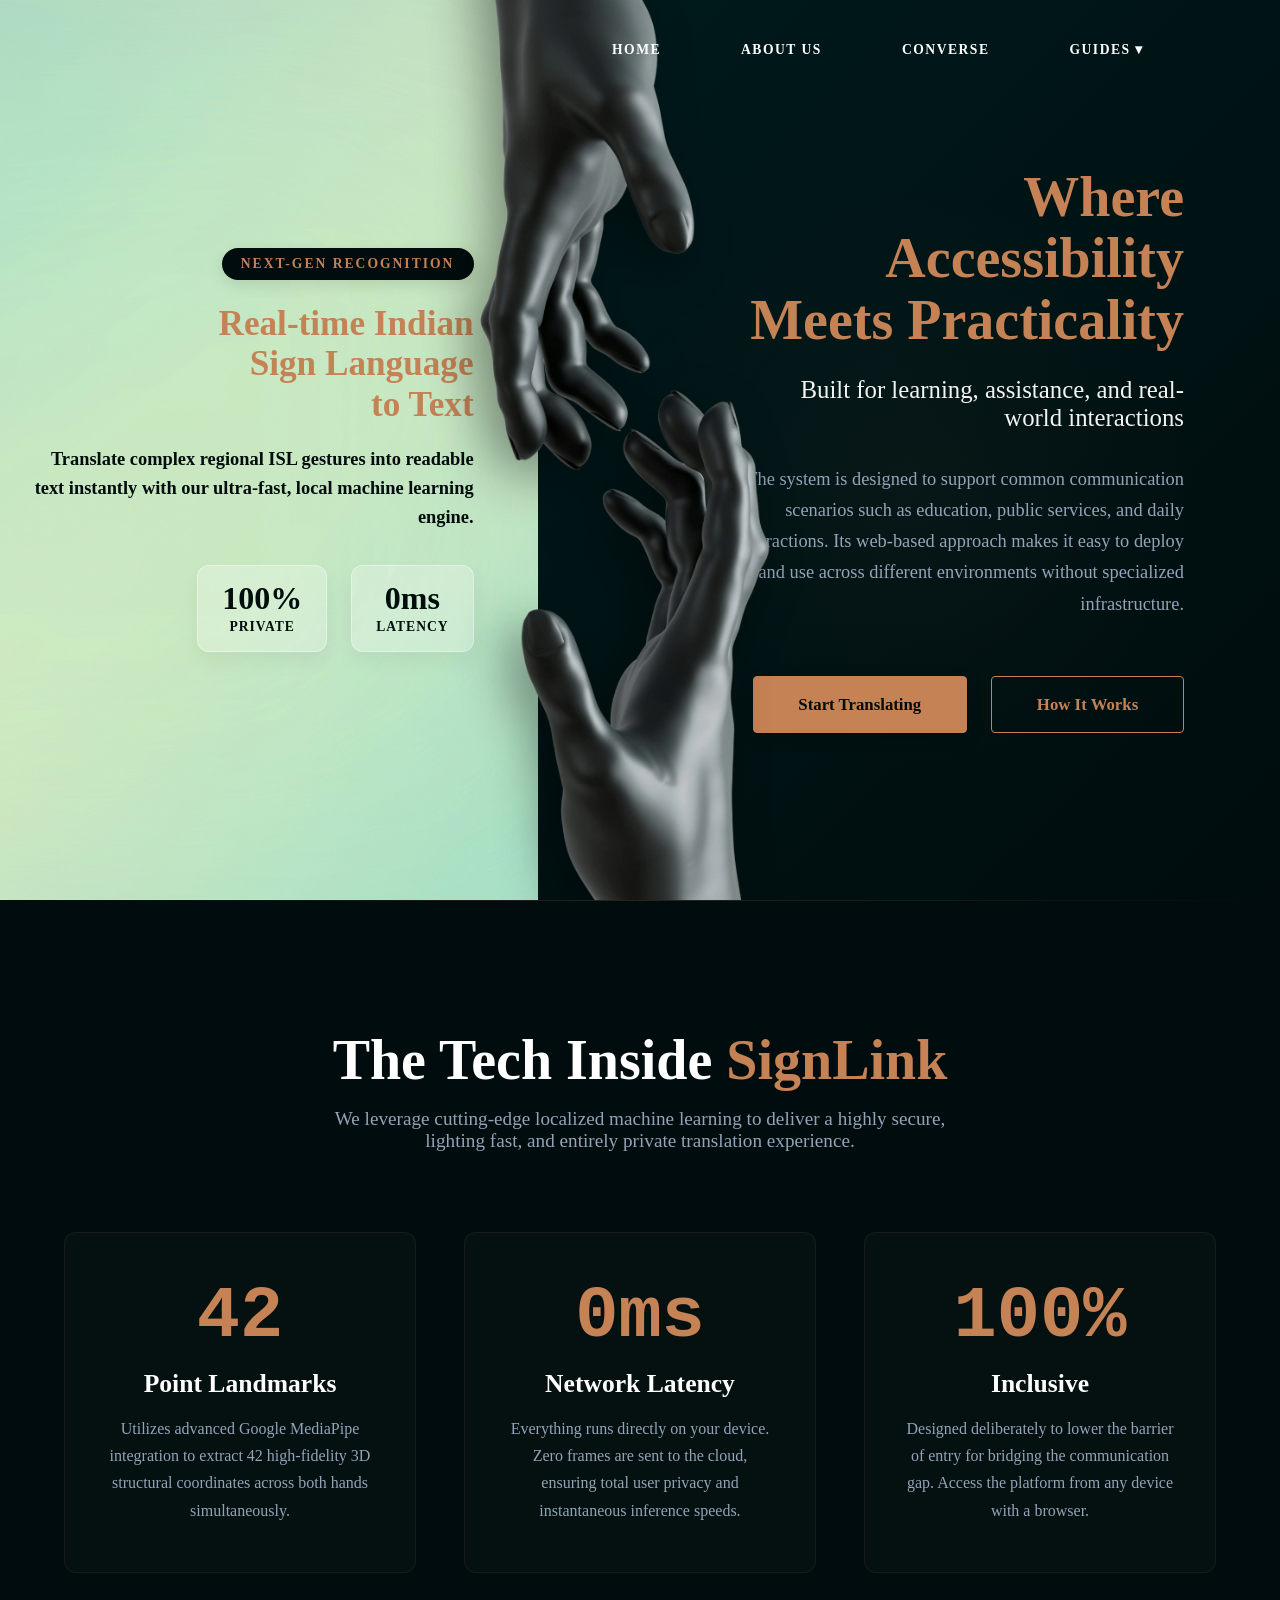
<file: index.html>
<!doctype html>
<html lang="en">

<head>
  <meta charset="UTF-8" />
  <meta name="viewport" content="width=device-width, initial-scale=1.0" />
  <link rel="stylesheet" href="styles.css" />
  <title>SignLink AI | Home</title>
  <style>
    /* Reset and Typography Variables */
    :root {
      --brand-copper: #c58255;
      --brand-dark: #001a1c;
      /* Slightly richer dark teal */
      --brand-darker: #000c0d;
      --text-muted: #94a3b8;
    }

    body {
      margin: 0;
      padding: 0;
      font-family: inherit;
      overflow-x: hidden;
      background-color: var(--brand-darker);
    }

    /* Navigation - Match the screenshot perfectly */
    nav {
      position: absolute;
      top: 0;
      right: 0;
      width: 100%;
      padding: 2.5rem 5rem;
      display: flex;
      justify-content: flex-end;
      z-index: 100;
      background: transparent !important;
    }

    .nav__links {
      display: flex;
      gap: 3rem;
      list-style: none;
      margin: 0;
      padding: 0;
    }

    .nav__links .link a {
      color: var(--white) !important;
      font-size: 0.85rem;
      font-weight: 600;
      text-transform: uppercase;
      letter-spacing: 1.5px;
      text-decoration: none;
      transition: color 0.3s ease;
    }

    .nav__links .link a:hover {
      color: var(--brand-copper) !important;
      background-color: transparent !important;
    }

    /* Hero Section - The Split Layout */
    .hero-split {
      display: flex;
      width: 100vw;
      min-height: 100vh;
      position: relative;
      overflow: hidden;
    }

    /* Left Side */
    .hero-left {
      width: 42vw;
      background-image: url('green-gradient.jpg');
      background-size: cover;
      background-position: center right;
      display: flex;
      flex-direction: column;
      justify-content: center;
      align-items: flex-end;
      /* Push content to right edge of container */
      padding: 0 4rem 0 2rem;
      /* Give breathing room from the split */
      position: relative;
    }

    /* Subtle texture */
    .hero-left::after {
      content: "";
      position: absolute;
      inset: 0;
      background-image: radial-gradient(circle, rgba(255, 255, 255, 0.1) 1px, transparent 1px);
      background-size: 20px 20px;
      opacity: 0.3;
      pointer-events: none;
    }

    .left-content-wrapper {
      text-align: right;
      max-width: 500px;
      z-index: 10;
      animation: fadeSlideInLeft 1.2s cubic-bezier(0.2, 0.8, 0.2, 1) forwards;
    }

    .hero-left h2 {
      color: var(--brand-copper);
      font-size: 3.2rem;
      font-weight: 800;
      line-height: 1.15;
      margin: 0 0 1.2rem 0;
    }

    .hero-left p {
      color: var(--brand-darker);
      font-size: 1.15rem;
      font-weight: 600;
      margin: 0 0 2rem 0;
      line-height: 1.6;
    }

    /* Left Stats Box */
    .left-stats-container {
      display: flex;
      gap: 1.5rem;
      justify-content: flex-end;
      margin-top: 2rem;
    }

    .left-stat {
      background: rgba(255, 255, 255, 0.25);
      border: 1px solid rgba(255, 255, 255, 0.4);
      backdrop-filter: blur(10px);
      padding: 1rem 1.5rem;
      border-radius: 12px;
      text-align: center;
      box-shadow: 0 10px 20px rgba(0, 0, 0, 0.05);
    }

    .left-stat h4 {
      color: var(--brand-darker);
      font-size: 2rem;
      margin: 0 0 0.2rem 0;
      font-weight: 800;
      line-height: 1;
    }

    .left-stat span {
      color: var(--brand-darker);
      font-size: 0.85rem;
      font-weight: 700;
      text-transform: uppercase;
      letter-spacing: 1px;
    }

    .badge {
      display: inline-block;
      background: var(--brand-darker);
      color: var(--brand-copper);
      padding: 0.5rem 1.2rem;
      border-radius: 50px;
      font-size: 0.85rem;
      font-weight: 700;
      text-transform: uppercase;
      letter-spacing: 2px;
      margin-bottom: 1.5rem;
      box-shadow: 0 5px 15px rgba(0, 0, 0, 0.1);
    }

    /* Center Image (The Hands) */
    .hero-hands-center {
      position: absolute;
      top: -10%;
      /* Anchor to top to hide wrist cut */
      left: 42vw;
      /* Anchor exactly to the 42% split width */
      transform: translateX(-40%);
      /* shift left to center bodies over line */
      width: auto;
      height: 120vh;
      /* Fill screen height and hide top cut */
      max-width: none;
      z-index: 50;
      pointer-events: none;
      filter: drop-shadow(-15px 15px 25px rgba(0, 0, 0, 0.4));
      /* Deep cinematic shadow */
      animation: handsRise 1.5s cubic-bezier(0.2, 0.8, 0.2, 1) forwards, handsBreathe 8s ease-in-out infinite 1.5s;
    }

    /* Right Side */
    .hero-right {
      width: 58vw;
      background: linear-gradient(135deg, var(--brand-dark), var(--brand-darker));
      display: flex;
      flex-direction: column;
      justify-content: center;
      align-items: flex-end;
      /* Right align perfectly */
      padding: 0 6rem 0 10rem;
      position: relative;
    }

    /* Subtle ambient glow behind text */
    .hero-right::before {
      content: '';
      position: absolute;
      top: 20%;
      right: 10%;
      width: 600px;
      height: 600px;
      background: radial-gradient(circle, rgba(197, 130, 85, 0.04) 0%, transparent 70%);
      pointer-events: none;
    }

    .right-content-wrapper {
      text-align: right;
      max-width: 650px;
      z-index: 10;
      animation: fadeSlideInRight 1.2s cubic-bezier(0.2, 0.8, 0.2, 1) forwards;
      animation-delay: 0.2s;
      opacity: 0;
    }

    .hero-right h1 {
      color: var(--brand-copper);
      font-size: 4.2rem;
      font-weight: 700;
      line-height: 1.1;
      margin: 0 0 1.5rem 0;
    }

    .hero-right h3 {
      color: var(--white);
      font-size: 1.55rem;
      font-weight: 400;
      margin: 0 0 2rem 0;
      opacity: 0.95;
    }

    .hero-right p {
      color: var(--text-muted);
      font-size: 1.15rem;
      line-height: 1.7;
      margin: 0 0 3.5rem 0;
    }

    /* Call to Action Buttons */
    .btn-group {
      display: flex;
      gap: 1.5rem;
      justify-content: flex-end;
    }

    .btn-premium {
      padding: 1.1rem 2.8rem;
      font-size: 1.05rem;
      font-weight: 600;
      border-radius: 4px;
      transition: all 0.4s cubic-bezier(0.165, 0.84, 0.44, 1);
      position: relative;
      overflow: hidden;
      z-index: 1;
      text-decoration: none;
      cursor: pointer;
      display: inline-block;
    }

    /* Sweep effect */
    .btn-premium::before {
      content: '';
      position: absolute;
      top: 0;
      left: 0;
      right: 0;
      bottom: 0;
      z-index: -1;
      transition: transform 0.4s cubic-bezier(0.165, 0.84, 0.44, 1);
      transform: scaleX(0);
      transform-origin: right;
    }

    .btn-premium:hover::before {
      transform: scaleX(1);
      transform-origin: left;
    }

    .btn-copper {
      color: var(--brand-darker);
      background-color: var(--brand-copper);
      border: 1px solid var(--brand-copper);
      box-shadow: 0 4px 15px rgba(0, 0, 0, 0.2);
    }

    .btn-copper::before {
      background-color: #d8966b;
    }

    /* Lighter copper */
    .btn-copper:hover {
      box-shadow: 0 15px 30px rgba(197, 130, 85, 0.4);
      transform: translateY(-4px);
    }

    .btn-outline {
      color: var(--brand-copper);
      background-color: transparent;
      border: 1px solid var(--brand-copper);
    }

    .btn-outline::before {
      background-color: rgba(197, 130, 85, 0.1);
    }

    .btn-outline:hover {
      transform: translateY(-4px);
    }

    /* Animations */
    @keyframes fadeSlideInLeft {
      0% {
        opacity: 0;
        transform: translateX(-50px);
      }

      100% {
        opacity: 1;
        transform: translateX(0);
      }
    }

    @keyframes fadeSlideInRight {
      0% {
        opacity: 0;
        transform: translateX(50px);
      }

      100% {
        opacity: 1;
        transform: translateX(0);
      }
    }

    @keyframes handsRise {
      0% {
        opacity: 0;
        transform: translate(-40%, 40px) scale(0.95);
      }

      100% {
        opacity: 1;
        transform: translate(-40%, 0) scale(1);
      }
    }

    @keyframes handsBreathe {
      0% {
        transform: translate(-40%, 0px);
      }

      50% {
        transform: translate(-40%, -18px);
      }

      100% {
        transform: translate(-40%, 0px);
      }
    }

    /* -------------------------------------------
       Features / Content Section Additions
    --------------------------------------------- */
    .features-container {
      background-color: var(--brand-darker);
      padding: 8rem 4rem;
      position: relative;
    }

    .features-container::before {
      content: '';
      position: absolute;
      top: 0;
      left: 0;
      width: 100%;
      height: 1px;
      background: linear-gradient(90deg, transparent, var(--brand-copper), transparent);
      opacity: 0.2;
    }

    .features-header {
      text-align: center;
      margin-bottom: 5rem;
    }

    .features-header h2 {
      color: var(--white);
      font-size: 3.5rem;
      margin: 0 0 1rem 0;
    }

    .features-header h2 span {
      color: var(--brand-copper);
    }

    .features-header p {
      color: var(--text-muted);
      max-width: 650px;
      margin: 0 auto;
      font-size: 1.2rem;
    }

    .features-grid {
      display: grid;
      grid-template-columns: repeat(3, 1fr);
      gap: 3rem;
      max-width: 1300px;
      margin: 0 auto;
    }

    .stat-card {
      background: rgba(255, 255, 255, 0.02);
      border: 1px solid rgba(197, 130, 85, 0.1);
      padding: 3rem 2.5rem;
      border-radius: 12px;
      text-align: center;
      transition: all 0.5s ease;
      position: relative;
      overflow: hidden;
    }

    .stat-card::after {
      content: '';
      position: absolute;
      top: -50%;
      left: -50%;
      width: 200%;
      height: 200%;
      background: radial-gradient(circle, rgba(197, 130, 85, 0.08) 0%, transparent 60%);
      opacity: 0;
      transition: opacity 0.5s;
      pointer-events: none;
    }

    .stat-card:hover {
      transform: translateY(-12px);
      border-color: rgba(197, 130, 85, 0.4);
      box-shadow: 0 25px 50px rgba(0, 0, 0, 0.5);
    }

    .stat-card:hover::after {
      opacity: 1;
    }

    .stat-number {
      font-size: 4.5rem;
      font-weight: 700;
      color: var(--brand-copper);
      margin-bottom: 1rem;
      line-height: 1;
      font-family: monospace;
    }

    .stat-title {
      color: var(--white);
      font-size: 1.6rem;
      margin-bottom: 1rem;
    }

    .stat-desc {
      color: var(--text-muted);
      line-height: 1.7;
      margin: 0;
    }

    /* Responsive Code */
    @media (max-width: 1400px) {
      .hero-left h2 {
        font-size: 2.2rem;
      }

      .hero-right h1 {
        font-size: 3.5rem;
      }

      .hero-hands-center {
        bottom: -2%;
      }
    }

    @media (max-width: 1024px) {
      .hero-split {
        flex-direction: column;
      }

      .hero-left,
      .hero-right {
        width: 100vw;
        align-items: center;
        text-align: center;
        padding: 4rem 2rem;
      }

      .left-content-wrapper,
      .right-content-wrapper {
        text-align: center;
      }

      .hero-hands-center {
        position: relative;
        bottom: auto;
        left: 50%;
        width: 50vw;
        transform: translateX(-50%);
        margin: -5rem 0;
        animation: none;
        filter: none;
      }

      .features-grid {
        grid-template-columns: 1fr;
      }

      .btn-group {
        justify-content: center;
      }

      nav {
        justify-content: center;
        padding: 1.5rem;
        background: var(--brand-dark) !important;
        position: static;
      }
    }
  </style>
</head>

<body>
  <nav>
    <ul class="nav__links">
      <li class="link"><a href="index.html">HOME</a></li>
      <li class="link"><a href="about.html">ABOUT US</a></li>
      <li class="link"><a href="converse.html">CONVERSE</a></li>
      <li class="link dropdown">
        <a href="#">GUIDES ▾</a>
        <ul class="dropdown__menu">
          <li><a href="schools.html">Schools</a></li>
          <li><a href="workplaces.html">Workplaces</a></li>
          <li><a href="public.html">Public Services</a></li>
        </ul>
      </li>
    </ul>
  </nav>

  <!-- Split Hero Section -->
  <main class="hero-split">

    <!-- Left Green Side -->
    <div class="hero-left">
      <div class="left-content-wrapper">
        <div class="badge">Next-Gen Recognition</div>
        <h2>Real-time Indian<br>Sign Language<br>to Text</h2>
        <p>Translate complex regional ISL gestures into readable text instantly with our ultra-fast, local machine
          learning engine.</p>

        <div class="left-stats-container">
          <div class="left-stat">
            <h4>100%</h4>
            <span>Private</span>
          </div>
          <div class="left-stat">
            <h4>0ms</h4>
            <span>Latency</span>
          </div>
        </div>
      </div>
    </div>

    <!-- Center Image overlapping exactly -->
    <img src="hands2.png" alt="Bridging the communication gap" class="hero-hands-center" />

    <!-- Right Dark Teal Side -->
    <div class="hero-right">
      <div class="right-content-wrapper">
        <h1>Where<br>Accessibility<br>Meets Practicality</h1>
        <h3>Built for learning, assistance, and real-<br>world interactions</h3>
        <p>The system is designed to support common communication<br>scenarios such as education, public services, and
          daily<br>interactions. Its web-based approach makes it easy to deploy<br>and use across different environments
          without specialized<br>infrastructure.</p>

        <div class="btn-group">
          <a href="converse.html" class="btn-premium btn-copper">Start Translating</a>
          <a href="guide.html" class="btn-premium btn-outline">How It Works</a>
        </div>
      </div>
    </div>
  </main>

  <!-- Deep Dive Content Section -->
  <section class="features-container">
    <div class="features-header">
      <h2>The Tech Inside <span>SignLink</span></h2>
      <p>We leverage cutting-edge localized machine learning to deliver a highly secure, lighting fast, and entirely
        private translation experience.</p>
    </div>

    <div class="features-grid">
      <div class="stat-card">
        <div class="stat-number">42</div>
        <h3 class="stat-title">Point Landmarks</h3>
        <p class="stat-desc">Utilizes advanced Google MediaPipe integration to extract 42 high-fidelity 3D structural
          coordinates across both hands simultaneously.</p>
      </div>
      <div class="stat-card">
        <div class="stat-number">0ms</div>
        <h3 class="stat-title">Network Latency</h3>
        <p class="stat-desc">Everything runs directly on your device. Zero frames are sent to the cloud, ensuring total
          user privacy and instantaneous inference speeds.</p>
      </div>
      <div class="stat-card">
        <div class="stat-number">100%</div>
        <h3 class="stat-title">Inclusive</h3>
        <p class="stat-desc">Designed deliberately to lower the barrier of entry for bridging the communication gap.
          Access the platform from any device with a browser.</p>
      </div>
    </div>
  </section>

</body>

</html>
</file>
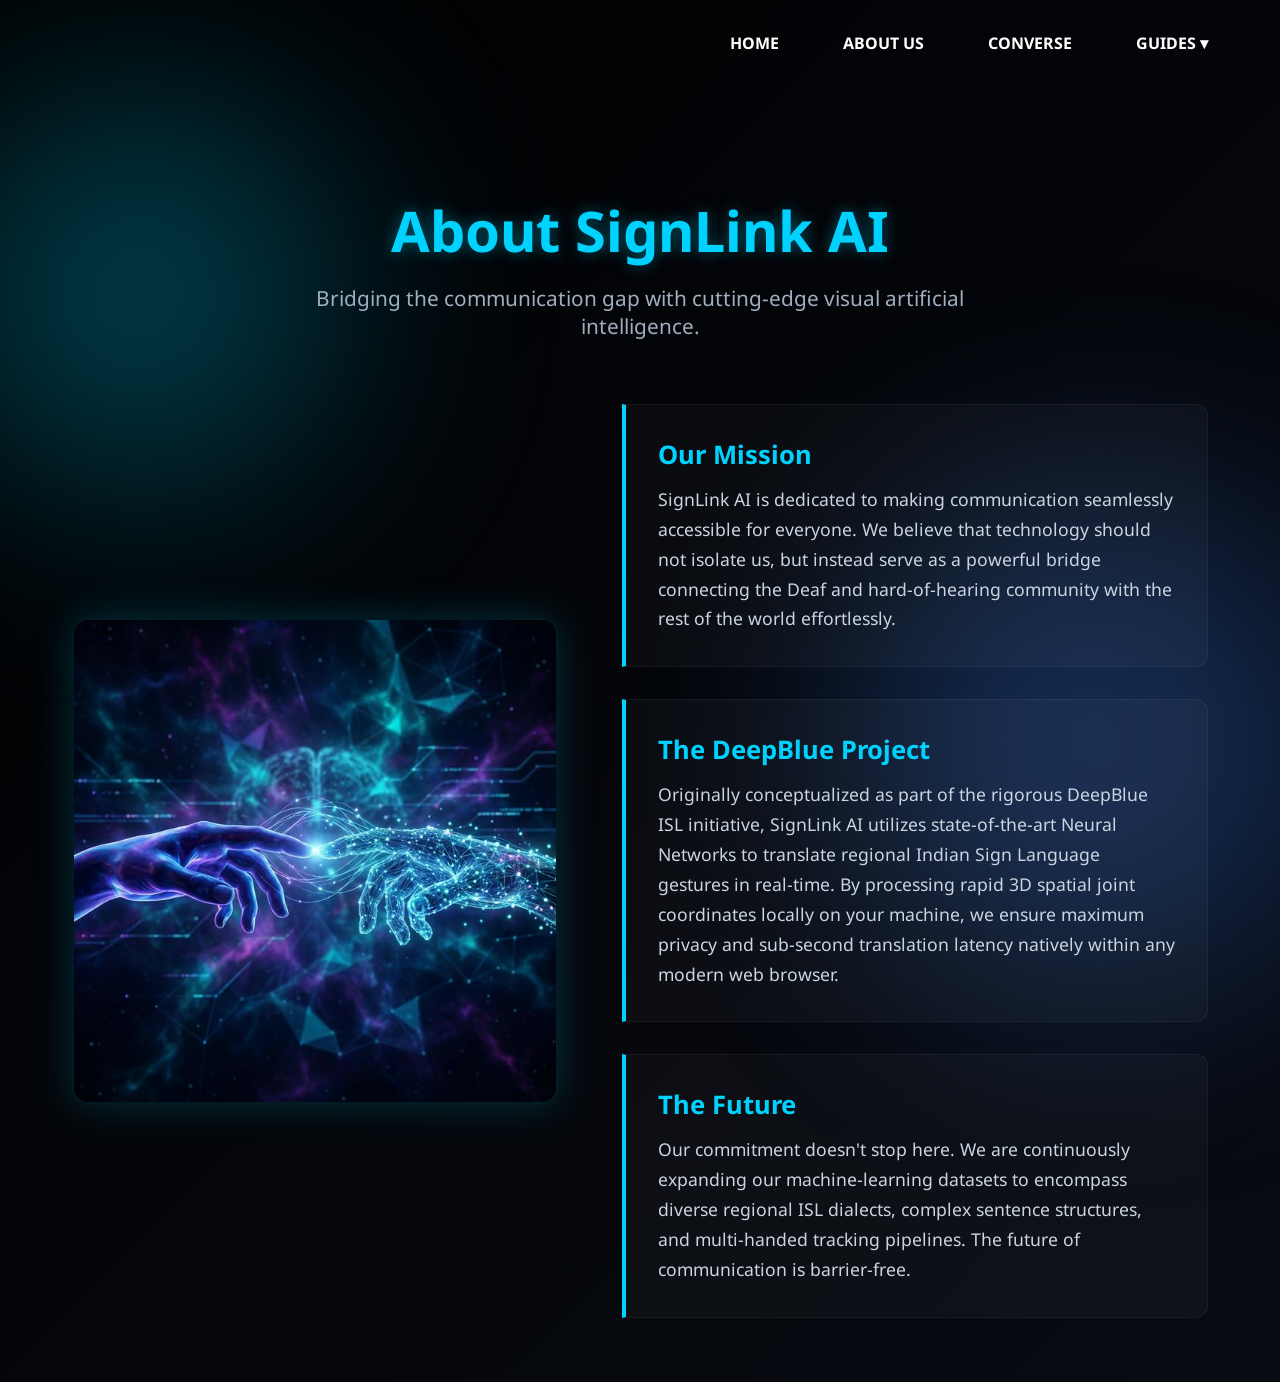
<file: about.html>
<!doctype html>
<html lang="en">

<head>
    <meta charset="UTF-8" />
    <meta name="viewport" content="width=device-width, initial-scale=1.0" />
    <link rel="stylesheet" href="styles.css" />
    <title>About Us | SignLink AI</title>
    <style>
        nav {
            background-color: transparent;
        }

        .nav__links .link a {
            color: var(--white) !important;
            font-weight: 700;
        }

        .nav__links .link a:hover {
            background-color: #00d2ff !important;
            color: #ffffff !important;
        }

        body {
            background: linear-gradient(-45deg, #0b0f19, #001111, #0b0f19, #000000);
            background-size: 400% 400%;
            animation: gradientBG 15s ease infinite;
            color: #ffffff;
            overflow-x: hidden;
        }

        /* Animated Background Shapes */
        .bg-shape {
            position: fixed;
            border-radius: 50%;
            filter: blur(120px);
            z-index: -1;
            opacity: 0.3;
            animation: shapeMove 20s infinite alternate ease-in-out;
        }

        .bg-shape-1 {
            width: 400px;
            height: 400px;
            background: #00d2ff;
            top: 10%;
            left: -5%;
        }

        .bg-shape-2 {
            width: 500px;
            height: 500px;
            background: #3b82f6;
            bottom: -10%;
            right: -5%;
            animation-delay: -10s;
        }

        @keyframes shapeMove {
            0% {
                transform: translate(0, 0) scale(1);
            }

            100% {
                transform: translate(80px, 80px) scale(1.1);
            }
        }

        @keyframes gradientBG {
            0% {
                background-position: 0% 50%;
            }

            50% {
                background-position: 100% 50%;
            }

            100% {
                background-position: 0% 50%;
            }
        }

        /* Layout Container */
        .about-container {
            max-width: 1200px;
            margin: 0 auto;
            padding: 12rem 2rem 4rem;
            display: flex;
            flex-direction: column;
            gap: 4rem;
            animation: fadeIn 1.2s ease-in;
        }

        .about-header {
            text-align: center;
        }

        .about-header h1 {
            font-size: 3.5rem;
            margin-bottom: 1rem;
            color: #00d2ff;
            text-shadow: 0 0 15px rgba(0, 210, 255, 0.4);
            animation: slideDown 0.8s ease-out;
        }

        .about-header p {
            font-size: 1.3rem;
            color: #a0aec0;
            max-width: 650px;
            margin: 0 auto;
            animation: slideUp 0.8s ease-out 0.2s both;
        }

        /* Split Section */
        .about-content-split {
            display: flex;
            align-items: center;
            gap: 4rem;
            flex-wrap: wrap;
        }

        .about-image {
            flex: 1 1 400px;
            border-radius: 16px;
            overflow: hidden;
            box-shadow: 0 0 40px rgba(0, 210, 255, 0.2);
            animation: slideRight 1s ease-out 0.4s both;
            border: 2px solid rgba(0, 210, 255, 0.1);
        }

        .about-image img {
            width: 100%;
            height: auto;
            display: block;
            transition: transform 0.5s ease;
        }

        .about-image:hover img {
            transform: scale(1.05);
        }

        .sections-wrapper {
            flex: 1 1 500px;
            display: flex;
            flex-direction: column;
            gap: 2rem;
            animation: slideLeft 1s ease-out 0.6s both;
        }

        .about-section {
            background: rgba(255, 255, 255, 0.03);
            backdrop-filter: blur(15px);
            border-left: 4px solid #00d2ff;
            padding: 2rem;
            border-radius: 0 12px 12px 0;
            transition: all 0.4s cubic-bezier(0.175, 0.885, 0.32, 1.275);
            border-top: 1px solid rgba(255, 255, 255, 0.05);
            border-bottom: 1px solid rgba(255, 255, 255, 0.05);
            border-right: 1px solid rgba(255, 255, 255, 0.05);
        }

        .about-section:hover {
            background: rgba(255, 255, 255, 0.08);
            transform: translateX(10px) scale(1.02);
            border-left-color: #3b82f6;
            box-shadow: 0 10px 30px rgba(0, 0, 0, 0.3);
        }

        .about-section h2 {
            color: #00d2ff;
            margin-bottom: 0.8rem;
            font-size: 1.6rem;
            display: flex;
            align-items: center;
            gap: 0.5rem;
        }

        .about-section p {
            color: #cbd5e1;
            line-height: 1.7;
            font-size: 1.1rem;
        }

        @keyframes fadeIn {
            from {
                opacity: 0;
            }

            to {
                opacity: 1;
            }
        }

        @keyframes slideDown {
            from {
                opacity: 0;
                transform: translateY(-40px);
            }

            to {
                opacity: 1;
                transform: translateY(0);
            }
        }

        @keyframes slideUp {
            from {
                opacity: 0;
                transform: translateY(40px);
            }

            to {
                opacity: 1;
                transform: translateY(0);
            }
        }

        @keyframes slideRight {
            from {
                opacity: 0;
                transform: translateX(-50px);
            }

            to {
                opacity: 1;
                transform: translateX(0);
            }
        }

        @keyframes slideLeft {
            from {
                opacity: 0;
                transform: translateX(50px);
            }

            to {
                opacity: 1;
                transform: translateX(0);
            }
        }
    </style>
</head>

<body>
    <!-- Background Animation Shapes -->
    <div class="bg-shape bg-shape-1"></div>
    <div class="bg-shape bg-shape-2"></div>

    <nav>
        <ul class="nav__links">
            <li class="link"><a href="index.html">HOME</a></li>
            <li class="link"><a href="about.html">ABOUT US</a></li>
            <li class="link"><a href="converse.html">CONVERSE</a></li>
            <li class="link dropdown">
                <a href="#">GUIDES ▾</a>
                <ul class="dropdown__menu">
                    <li><a href="schools.html">Schools</a></li>
                    <li><a href="workplaces.html">Workplaces</a></li>
                    <li><a href="public.html">Public Services</a></li>
                </ul>
            </li>
        </ul>
    </nav>

    <div class="about-container">
        <div class="about-header">
            <h1>About SignLink AI</h1>
            <p>Bridging the communication gap with cutting-edge visual artificial intelligence.</p>
        </div>

        <div class="about-content-split">
            <!-- Left Side: Conceptual Image -->
            <div class="about-image">
                <img src="about_us.png" alt="Conceptual 3D rendering of AI and human connection" />
            </div>

            <!-- Right Side: The Content -->
            <div class="sections-wrapper">
                <div class="about-section">
                    <h2>Our Mission</h2>
                    <p>SignLink AI is dedicated to making communication seamlessly accessible for everyone. We believe
                        that technology should not isolate us, but instead serve as a powerful bridge connecting the
                        Deaf and hard-of-hearing community with the rest of the world effortlessly.</p>
                </div>

                <div class="about-section">
                    <h2>The DeepBlue Project</h2>
                    <p>Originally conceptualized as part of the rigorous DeepBlue ISL initiative, SignLink AI utilizes
                        state-of-the-art Neural Networks to translate regional Indian Sign Language gestures in
                        real-time. By processing rapid 3D spatial joint coordinates locally on your machine, we ensure
                        maximum privacy and sub-second translation latency natively within any modern web browser.</p>
                </div>

                <div class="about-section">
                    <h2>The Future</h2>
                    <p>Our commitment doesn't stop here. We are continuously expanding our machine-learning datasets to
                        encompass diverse regional ISL dialects, complex sentence structures, and multi-handed tracking
                        pipelines. The future of communication is barrier-free.</p>
                </div>
            </div>
        </div>
    </div>
</body>

</html>
</file>
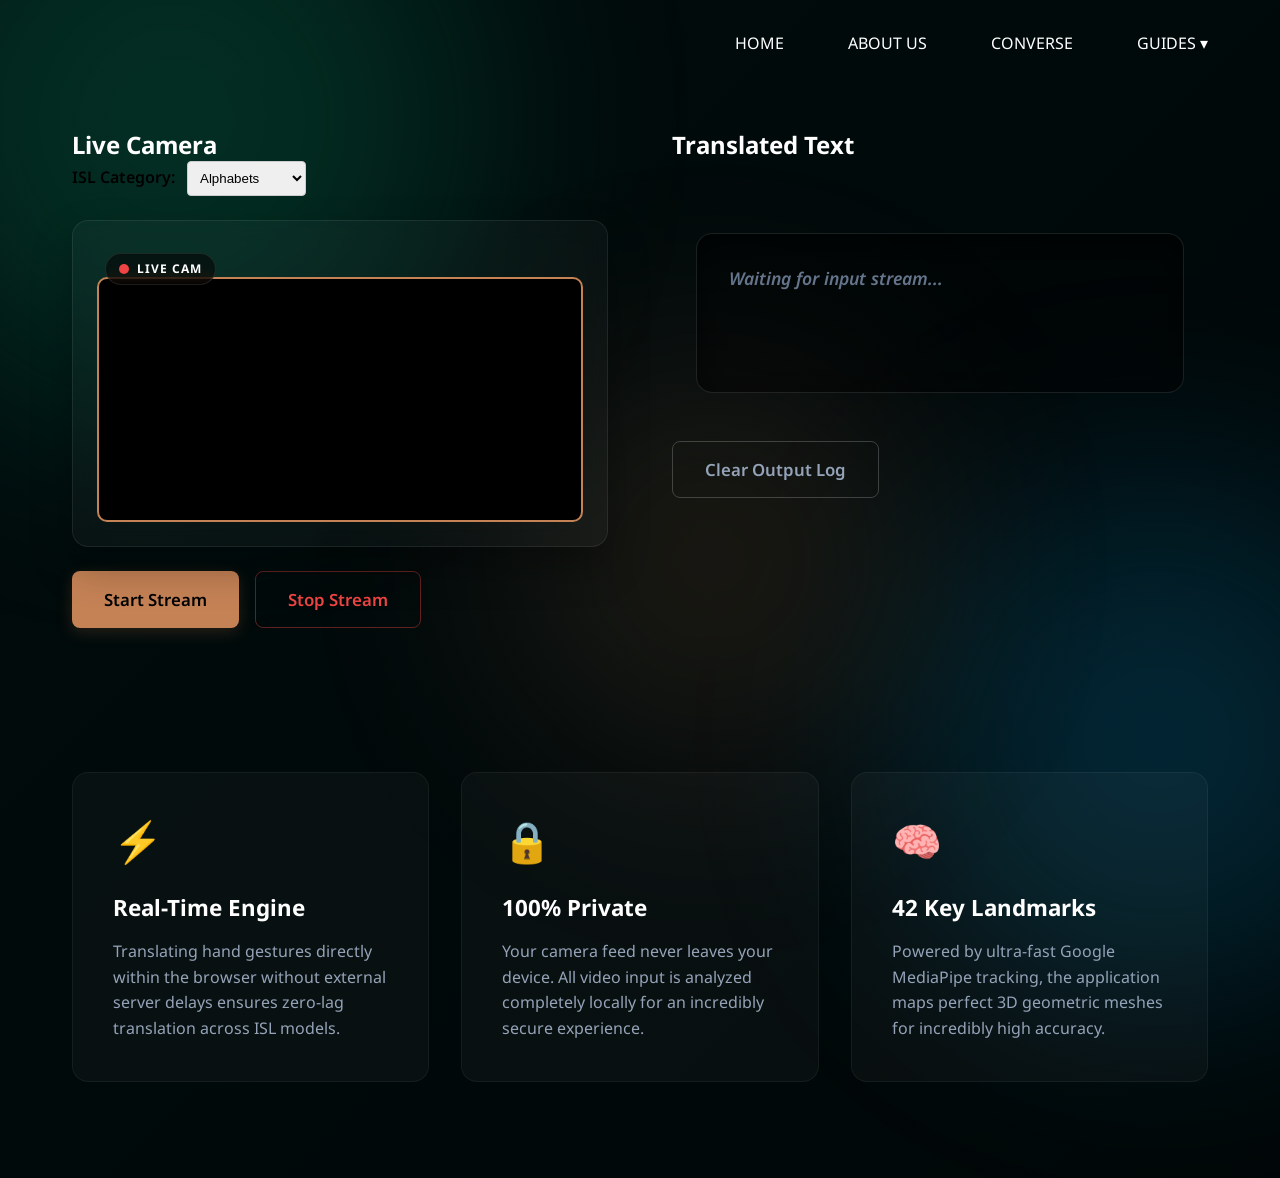
<file: converse.html>
<!doctype html>
<html lang="en">

<head>
  <meta charset="UTF-8" />
  <meta name="viewport" content="width=device-width, initial-scale=1.0" />
  <title>Converse | SignLink AI</title>

  <!-- Shared styles -->
  <link rel="stylesheet" href="styles.css" />
  <link rel="stylesheet" href="converse_styles.css" />

  <!-- Font (optional but professional) -->
  <!-- <link
      href="https://fonts.googleapis.com/css2?family=Inter:wght@400;500;600;700&display=swap"
      rel="stylesheet"
    /> -->
</head>

<body>
  <!-- Animated Background Shapes -->
  <div class="bg-shape bg-shape-1"></div>
  <div class="bg-shape bg-shape-2"></div>
  <div class="bg-shape bg-shape-3"></div>

  <!-- NAVBAR -->
  <nav>
    <ul class="nav__links">
      <li class="link"><a href="index.html">HOME</a></li>
      <li class="link"><a href="about.html">ABOUT US</a></li>
      <li class="link active"><a href="converse.html">CONVERSE</a></li>
      <li class="link dropdown">
        <a href="#">GUIDES ▾</a>

        <ul class="dropdown__menu">
          <li><a href="schools.html">Schools</a></li>
          <li><a href="workplaces.html">Workplaces</a></li>
          <li><a href="public.html">Public Services</a></li>
        </ul>
      </li>
    </ul>
  </nav>

  <!-- MAIN CONVERSE CONTAINER -->
  <main class="converse__container">
    <!-- LEFT: CAMERA FEED -->
    <section class="camera__section">
      <h2>Live Camera</h2>

      <div style="margin-bottom: 1rem;">
        <label for="categorySelect" style="font-weight: 600;">ISL Category:</label>
        <select id="categorySelect"
          style="padding: 0.5rem; margin-left: 0.5rem; border-radius: 4px; border: 1px solid #ccc;">
          <option value="alphabets">Alphabets</option>
          <option value="basic7">Basic 7</option>
          <option value="numbers">Numbers</option>
          <option value="public_places">Public Places</option>
          <option value="school">School</option>
          <option value="workplaces">Workplaces</option>
        </select>
      </div>

      <div class="camera__card">
        <div class="status-indicator">
          <div class="status-dot"></div>
          <span>LIVE CAM</span>
        </div>
        <video id="camera" autoplay muted playsinline></video>
      </div>

      <div class="camera__controls">
        <button class="btn btn-premium btn-start" id="startCamera">
          Start Stream
        </button>
        <button class="btn btn-premium btn-stop" id="stopCamera">Stop Stream</button>
      </div>
    </section>

    <!-- RIGHT: TRANSLATED TEXT -->
    <section class="output__section">
      <h2>Translated Text</h2>

      <div class="output__card">
        <div class="output__text" id="translatedText">
          <div class="placeholder-text">Waiting for input stream...</div>
        </div>
      </div>

      <div class="output__actions">
        <button class="btn btn-premium btn-clear" id="clearText">
          Clear Output Log
        </button>
      </div>
    </section>
  </main>

  <!-- Info Section Below Camera -->
  <section class="info-section">
    <div class="info-grid">
      <div class="info-card">
        <div class="info-icon">⚡</div>
        <h3>Real-Time Engine</h3>
        <p>Translating hand gestures directly within the browser without external server delays ensures zero-lag
          translation across ISL models.</p>
      </div>
      <div class="info-card">
        <div class="info-icon">🔒</div>
        <h3>100% Private</h3>
        <p>Your camera feed never leaves your device. All video input is analyzed completely locally for an incredibly
          secure experience.</p>
      </div>
      <div class="info-card">
        <div class="info-icon">🧠</div>
        <h3>42 Key Landmarks</h3>
        <p>Powered by ultra-fast Google MediaPipe tracking, the application maps perfect 3D geometric meshes for
          incredibly high accuracy.</p>
      </div>
    </div>
  </section>

  <!-- BASIC JS (Camera only – ML hooks ready) -->
  <script>
    const video = document.getElementById("camera");
    const startBtn = document.getElementById("startCamera");
    const stopBtn = document.getElementById("stopCamera");
    const translatedText = document.getElementById("translatedText");
    const categorySelect = document.getElementById("categorySelect");

    let stream = null;
    let captureInterval = null;

    // Smoothing: keep last N predictions and only display the majority winner
    const BUFFER_SIZE = 9;
    const MIN_VOTES = 6;        // prediction must win ≥6/9 frames before display updates
    let predictionBuffer = [];

    // Create a hidden canvas to capture frames
    const canvas = document.createElement("canvas");
    const ctx = canvas.getContext("2d");

    async function sendFrame() {
      if (!stream || video.videoWidth === 0) return;

      // Set canvas dimensions to match video
      canvas.width = video.videoWidth;
      canvas.height = video.videoHeight;
      ctx.drawImage(video, 0, 0, canvas.width, canvas.height);

      // Convert canvas image to Blob
      canvas.toBlob(async (blob) => {
        if (!blob) return;

        const category = categorySelect.value;
        const formData = new FormData();
        formData.append("image", blob, "frame.jpg");

        try {
          // Send to FastAPI with exactly the category name and no trailing slash
          const response = await fetch(`/api/predict/${category}`, {
            method: "POST",
            body: formData,
          });

          if (!response.ok) {
            console.error("HTTP error", response.status);
            return;
          }

          const data = await response.json();
          if (data.prediction && data.prediction !== "Waiting for input...") {
            // Push into rolling buffer
            predictionBuffer.push(data.prediction);
            if (predictionBuffer.length > BUFFER_SIZE) {
              predictionBuffer.shift();
            }

            // Majority vote: count occurrences of each label
            const counts = {};
            predictionBuffer.forEach(p => counts[p] = (counts[p] || 0) + 1);
            const best = Object.entries(counts).sort((a, b) => b[1] - a[1])[0];

            // Only update display if winner clears the confidence threshold
            if (best[1] >= MIN_VOTES) {
              translatedText.innerText = best[0];
            }
          }
        } catch (err) {
          console.error("Prediction error:", err);
        }
      }, "image/jpeg", 0.8);
    }

    startBtn.addEventListener("click", async () => {
      try {
        stream = await navigator.mediaDevices.getUserMedia({ video: true });
        video.srcObject = stream;

        // Capture every 300ms — smoothing buffer prevents flickering
        predictionBuffer = [];
        if (captureInterval) clearInterval(captureInterval);
        captureInterval = setInterval(sendFrame, 300);

        document.querySelector('.status-dot').style.background = '#10b981';
        document.querySelector('.status-dot').style.boxShadow = '0 0 10px #10b981';
        translatedText.innerHTML = '<div class="placeholder-text">Analyzing stream...</div>';
      } catch (err) {
        alert("Camera access denied.");
      }
    });

    stopBtn.addEventListener("click", () => {
      if (stream) {
        stream.getTracks().forEach((track) => track.stop());
        video.srcObject = null;
      }

      if (captureInterval) {
        clearInterval(captureInterval);
        captureInterval = null;
      }

      document.querySelector('.status-dot').style.background = '#ef4444';
      document.querySelector('.status-dot').style.boxShadow = 'none';
      translatedText.innerHTML = '<div class="placeholder-text">Stream offline.</div>';
    });

    document.getElementById("clearText").addEventListener("click", () => {
      translatedText.innerHTML = '<div class="placeholder-text">Waiting for input stream...</div>';
    });
  </script>
</body>

</html>
</file>
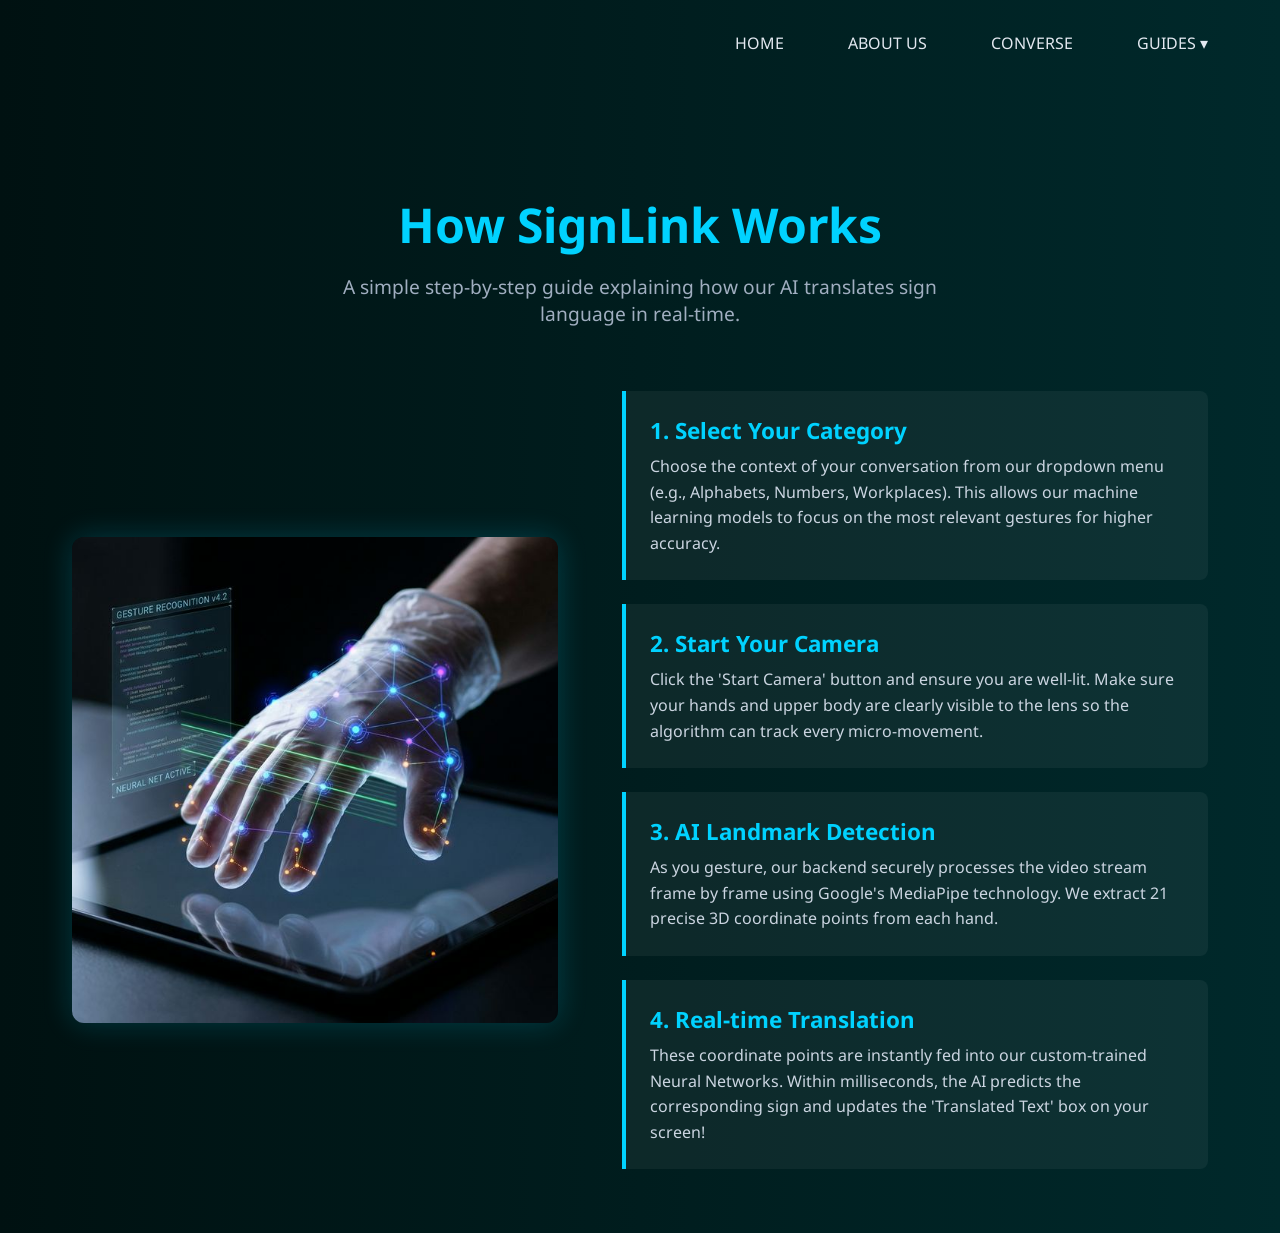
<file: guide.html>
<!doctype html>
<html lang="en">

<head>
    <meta charset="UTF-8" />
    <meta name="viewport" content="width=device-width, initial-scale=1.0" />
    <link rel="stylesheet" href="styles.css" />
    <title>How It Works | SignLink AI</title>
    <style>
        body {
            background-color: #0b0f19;
            /* dark aesthetic matching the image */
            color: #ffffff;
            overflow-x: hidden;
        }

        .guide-container {
            max-width: 1200px;
            margin: 0 auto;
            padding: 12rem 2rem 4rem;
            display: flex;
            flex-direction: column;
            gap: 4rem;
            animation: fadeIn 1s ease-in;
        }

        .guide-header {
            text-align: center;
        }

        .guide-header h1 {
            font-size: 3rem;
            margin-bottom: 1rem;
            color: #00d2ff;
        }

        .guide-header p {
            font-size: 1.2rem;
            color: #a0aec0;
            max-width: 600px;
            margin: 0 auto;
        }

        .guide-content-split {
            display: flex;
            align-items: center;
            gap: 4rem;
            flex-wrap: wrap;
        }

        .guide-image {
            flex: 1 1 400px;
            border-radius: 12px;
            overflow: hidden;
            box-shadow: 0 0 30px rgba(0, 210, 255, 0.2);
            animation: slideRight 1s ease-out;
        }

        .guide-image img {
            width: 100%;
            height: auto;
            display: block;
            transition: transform 0.3s;
        }

        .guide-image:hover img {
            transform: scale(1.05);
        }

        .steps-wrapper {
            flex: 1 1 500px;
            display: flex;
            flex-direction: column;
            gap: 1.5rem;
            animation: slideLeft 1s ease-out;
        }

        .step-card {
            background-color: rgba(255, 255, 255, 0.05);
            border-left: 4px solid #00d2ff;
            padding: 1.5rem;
            border-radius: 0 8px 8px 0;
            transition: all 0.3s ease;
            cursor: default;
        }

        .step-card:hover {
            background-color: rgba(255, 255, 255, 0.1);
            transform: translateX(10px);
            border-left-color: #3b82f6;
        }

        .step-card h3 {
            color: #00d2ff;
            margin-bottom: 0.5rem;
            font-size: 1.4rem;
        }

        .step-card p {
            color: #cbd5e1;
            line-height: 1.6;
        }

        @keyframes fadeIn {
            from {
                opacity: 0;
            }

            to {
                opacity: 1;
            }
        }

        @keyframes slideRight {
            from {
                opacity: 0;
                transform: translateX(-40px);
            }

            to {
                opacity: 1;
                transform: translateX(0);
            }
        }

        @keyframes slideLeft {
            from {
                opacity: 0;
                transform: translateX(40px);
            }

            to {
                opacity: 1;
                transform: translateX(0);
            }
        }

        /* Adjusting nav links for dark background */
        .nav__links .link a {
            color: #e2e8f0;
        }

        .nav__links .link a:hover {
            color: #00d2ff;
        }
    </style>
</head>

<body>
    <nav>
        <ul class="nav__links">
            <li class="link"><a href="index.html">HOME</a></li>
            <li class="link"><a href="about.html">ABOUT US</a></li>
            <li class="link"><a href="converse.html">CONVERSE</a></li>
            <li class="link dropdown">
                <a href="#">GUIDES ▾</a>
                <ul class="dropdown__menu">
                    <li><a href="schools.html">Schools</a></li>
                    <li><a href="workplaces.html">Workplaces</a></li>
                    <li><a href="public.html">Public Services</a></li>
                </ul>
            </li>
        </ul>
    </nav>

    <div class="guide-container">
        <div class="guide-header">
            <h1>How SignLink Works</h1>
            <p>A simple step-by-step guide explaining how our AI translates sign language in real-time.</p>
        </div>

        <div class="guide-content-split">
            <!-- Left Side: AI Glow Image -->
            <div class="guide-image">
                <img src="how_it_works.png" alt="AI scanning a human hand" />
            </div>

            <!-- Right Side: The Steps -->
            <div class="steps-wrapper">
                <div class="step-card">
                    <h3>1. Select Your Category</h3>
                    <p>Choose the context of your conversation from our dropdown menu (e.g., Alphabets, Numbers,
                        Workplaces). This allows our machine learning models to focus on the most relevant gestures for
                        higher accuracy.</p>
                </div>

                <div class="step-card">
                    <h3>2. Start Your Camera</h3>
                    <p>Click the 'Start Camera' button and ensure you are well-lit. Make sure your hands and upper body
                        are clearly visible to the lens so the algorithm can track every micro-movement.</p>
                </div>

                <div class="step-card">
                    <h3>3. AI Landmark Detection</h3>
                    <p>As you gesture, our backend securely processes the video stream frame by frame using Google's
                        MediaPipe technology. We extract 21 precise 3D coordinate points from each hand.</p>
                </div>

                <div class="step-card">
                    <h3>4. Real-time Translation</h3>
                    <p>These coordinate points are instantly fed into our custom-trained Neural Networks. Within
                        milliseconds, the AI predicts the corresponding sign and updates the 'Translated Text' box on
                        your screen!</p>
                </div>
            </div>
        </div>
    </div>
</body>

</html>
</file>
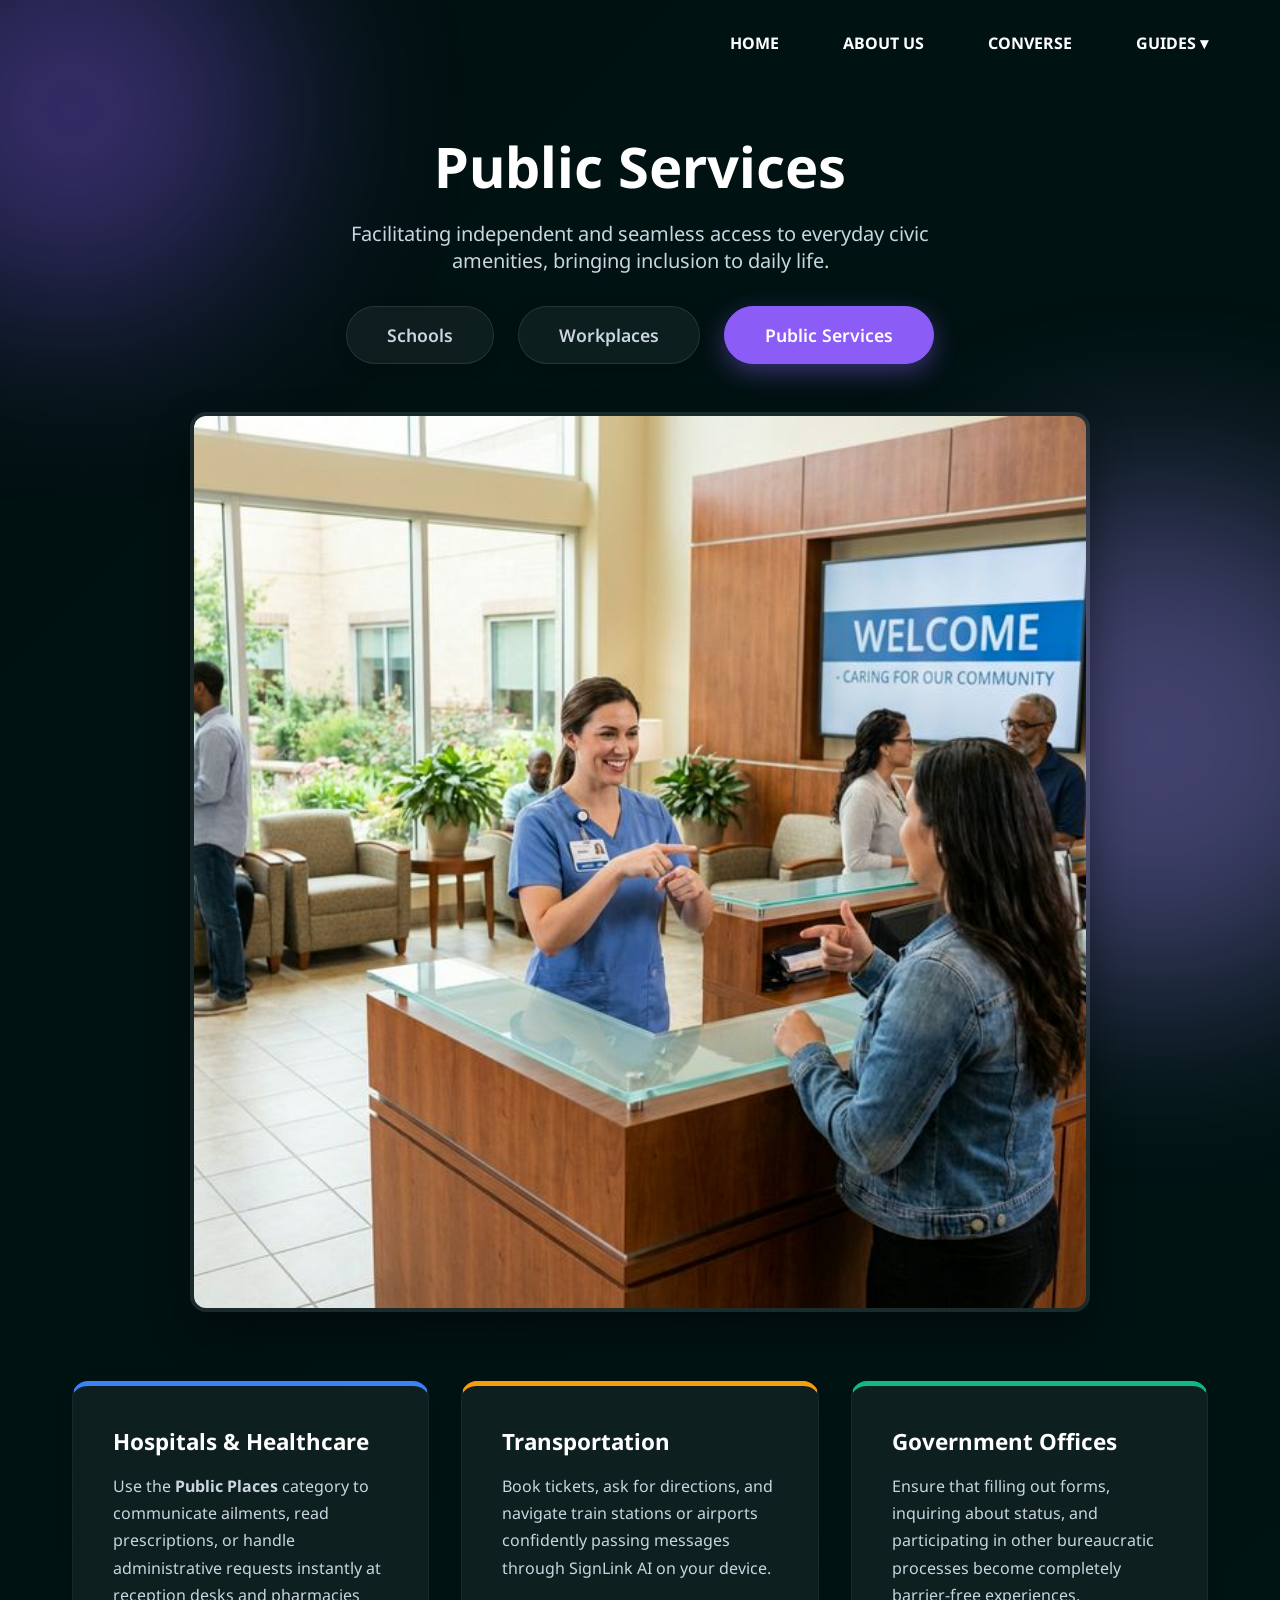
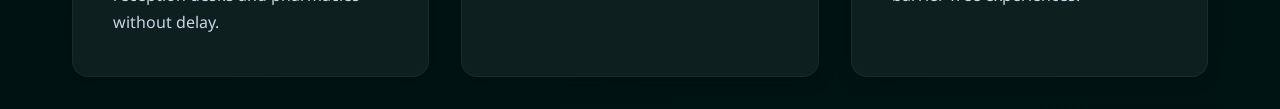
<file: public.html>
<!doctype html>
<html lang="en">

<head>
    <meta charset="UTF-8" />
    <meta name="viewport" content="width=device-width, initial-scale=1.0" />
    <link rel="stylesheet" href="styles.css" />
    <title>Public Services Guide | SignLink AI</title>
    <style>
        nav {
            background-color: transparent;
        }

        .nav__links .link a {
            color: var(--white) !important;
            font-weight: 700;
        }

        .nav__links .link a:hover {
            background-color: #8b5cf6 !important;
            color: #ffffff !important;
        }

        body {
            background: linear-gradient(-45deg, var(--primary-color-dark), var(--primary-color), #001515, var(--primary-color-dark));
            background-size: 400% 400%;
            animation: gradientBG 15s ease infinite;
            color: var(--white);
            overflow-x: hidden;
        }

        /* Animated Shapes */
        .bg-shape {
            position: fixed;
            border-radius: 50%;
            filter: blur(100px);
            z-index: -1;
            opacity: 0.4;
            animation: shapeMove 20s infinite alternate ease-in-out;
        }

        .bg-shape-1 {
            width: 400px;
            height: 400px;
            background: #8b5cf6;
            top: -10%;
            left: -10%;
        }

        .bg-shape-2 {
            width: 500px;
            height: 500px;
            background: #a78bfa;
            bottom: -10%;
            right: -10%;
            animation-delay: -10s;
        }

        @keyframes shapeMove {
            0% {
                transform: translate(0, 0) scale(1);
            }

            100% {
                transform: translate(100px, 100px) scale(1.2);
            }
        }

        .guide-hero {
            text-align: center;
            padding: 8rem 2rem 5rem;
            background: transparent;
            position: relative;
        }

        .guide-hero h1 {
            font-size: 3.5rem;
            margin-bottom: 1rem;
            color: #ffffff;
            animation: fadeDown 0.8s ease-out;
        }

        .guide-hero p {
            font-size: 1.25rem;
            color: #cbd5e1;
            max-width: 600px;
            margin: 0 auto;
            animation: fadeUp 0.8s ease-out 0.2s both;
        }

        .tabs-wrapper {
            display: flex;
            justify-content: center;
            gap: 1.5rem;
            margin-top: -3rem;
            position: relative;
            z-index: 10;
            animation: scaleIn 0.6s cubic-bezier(0.175, 0.885, 0.32, 1.275) 0.4s both;
        }

        .tab-link {
            padding: 1rem 2.5rem;
            background: rgba(255, 255, 255, 0.05);
            backdrop-filter: blur(10px);
            color: #cbd5e1;
            text-decoration: none;
            border-radius: 50px;
            font-size: 1.1rem;
            font-weight: 600;
            box-shadow: 0 4px 15px rgba(0, 0, 0, 0.2);
            transition: all 0.3s ease;
            border: 1px solid rgba(255, 255, 255, 0.1);
        }

        .tab-link:hover {
            transform: translateY(-3px);
            color: #ffffff;
            background: rgba(255, 255, 255, 0.1);
            border-color: #8b5cf6;
            box-shadow: 0 8px 25px rgba(139, 92, 246, 0.3);
        }

        .tab-link.active {
            background: #8b5cf6;
            color: white;
            border-color: #8b5cf6;
            box-shadow: 0 8px 25px rgba(139, 92, 246, 0.4);
        }

        .react-mount {
            animation: reactMount 0.8s cubic-bezier(0.2, 0.8, 0.2, 1) 0.5s both;
        }

        .featured-img-container {
            text-align: center;
            margin: 3rem auto 2rem;
        }

        .featured-img-container img {
            width: 100%;
            max-width: 900px;
            border-radius: 16px;
            box-shadow: 0 20px 40px rgba(0, 0, 0, 0.4);
            border: 4px solid rgba(255, 255, 255, 0.1);
            transition: transform 0.5s;
        }

        .featured-img-container img:hover {
            transform: scale(1.02);
        }

        .guide-content {
            display: flex;
            flex-wrap: wrap;
            gap: 2rem;
            padding: 2rem;
            max-width: 1200px;
            margin: auto;
        }

        .card {
            flex: 1 1 300px;
            background: rgba(255, 255, 255, 0.05);
            backdrop-filter: blur(10px);
            padding: 2.5rem;
            border-radius: 16px;
            box-shadow: 0 4px 15px rgba(0, 0, 0, 0.2);
            transition: all 0.3s;
            border: 1px solid rgba(255, 255, 255, 0.05);
            border-top: 5px solid #8b5cf6;
        }

        .card:nth-child(1) {
            border-top-color: #3b82f6;
        }

        .card:nth-child(2) {
            border-top-color: #f59e0b;
        }

        .card:nth-child(3) {
            border-top-color: #10b981;
        }

        .card:hover {
            transform: translateY(-10px);
            background: rgba(255, 255, 255, 0.08);
            box-shadow: 0 15px 30px rgba(0, 0, 0, 0.3);
        }

        .card h3 {
            margin-bottom: 1rem;
            color: #ffffff;
            font-size: 1.4rem;
        }

        .card p {
            line-height: 1.7;
            color: #cbd5e1;
        }

        @keyframes fadeDown {
            from {
                opacity: 0;
                transform: translateY(-30px);
            }

            to {
                opacity: 1;
                transform: translateY(0);
            }
        }

        @keyframes fadeUp {
            from {
                opacity: 0;
                transform: translateY(30px);
            }

            to {
                opacity: 1;
                transform: translateY(0);
            }
        }

        @keyframes scaleIn {
            from {
                opacity: 0;
                transform: scale(0.9);
            }

            to {
                opacity: 1;
                transform: scale(1);
            }
        }

        @keyframes reactMount {
            from {
                opacity: 0;
                transform: scale(0.95) translateY(40px);
            }

            to {
                opacity: 1;
                transform: scale(1) translateY(0);
            }
        }

        @keyframes gradientBG {
            0% {
                background-position: 0% 50%;
            }

            50% {
                background-position: 100% 50%;
            }

            100% {
                background-position: 0% 50%;
            }
        }
    </style>
</head>

<body>
    <!-- Background Animation -->
    <div class="bg-shape bg-shape-1"></div>
    <div class="bg-shape bg-shape-2"></div>

    <nav>
        <ul class="nav__links">
            <li class="link"><a href="index.html">HOME</a></li>
            <li class="link"><a href="about.html">ABOUT US</a></li>
            <li class="link"><a href="converse.html">CONVERSE</a></li>
            <li class="link dropdown">
                <a href="#">GUIDES ▾</a>
                <ul class="dropdown__menu">
                    <li><a style="color:white !important;" href="schools.html">Schools</a></li>
                    <li><a style="color:white !important;" href="workplaces.html">Workplaces</a></li>
                    <li><a style="color:white !important;" href="public.html">Public Services</a></li>
                </ul>
            </li>
        </ul>
    </nav>

    <div class="guide-hero">
        <h1>Public Services</h1>
        <p>Facilitating independent and seamless access to everyday civic amenities, bringing inclusion to daily life.
        </p>
    </div>

    <div class="tabs-wrapper">
        <a href="schools.html" class="tab-link">Schools</a>
        <a href="workplaces.html" class="tab-link">Workplaces</a>
        <a href="public.html" class="tab-link active">Public Services</a>
    </div>

    <div class="react-mount">
        <div class="featured-img-container">
            <img src="public_guide_img.png" alt="Hospital desk using ISL" />
        </div>
        <div class="guide-content">
            <div class="card">
                <h3>Hospitals & Healthcare</h3>
                <p>Use the <strong>Public Places</strong> category to communicate ailments, read prescriptions, or
                    handle administrative requests instantly at reception desks and pharmacies without delay.</p>
            </div>
            <div class="card">
                <h3>Transportation</h3>
                <p>Book tickets, ask for directions, and navigate train stations or airports confidently passing
                    messages through SignLink AI on your device.</p>
            </div>
            <div class="card">
                <h3>Government Offices</h3>
                <p>Ensure that filling out forms, inquiring about status, and participating in other bureaucratic
                    processes become completely barrier-free experiences.</p>
            </div>
        </div>
    </div>
</body>

</html>
</file>
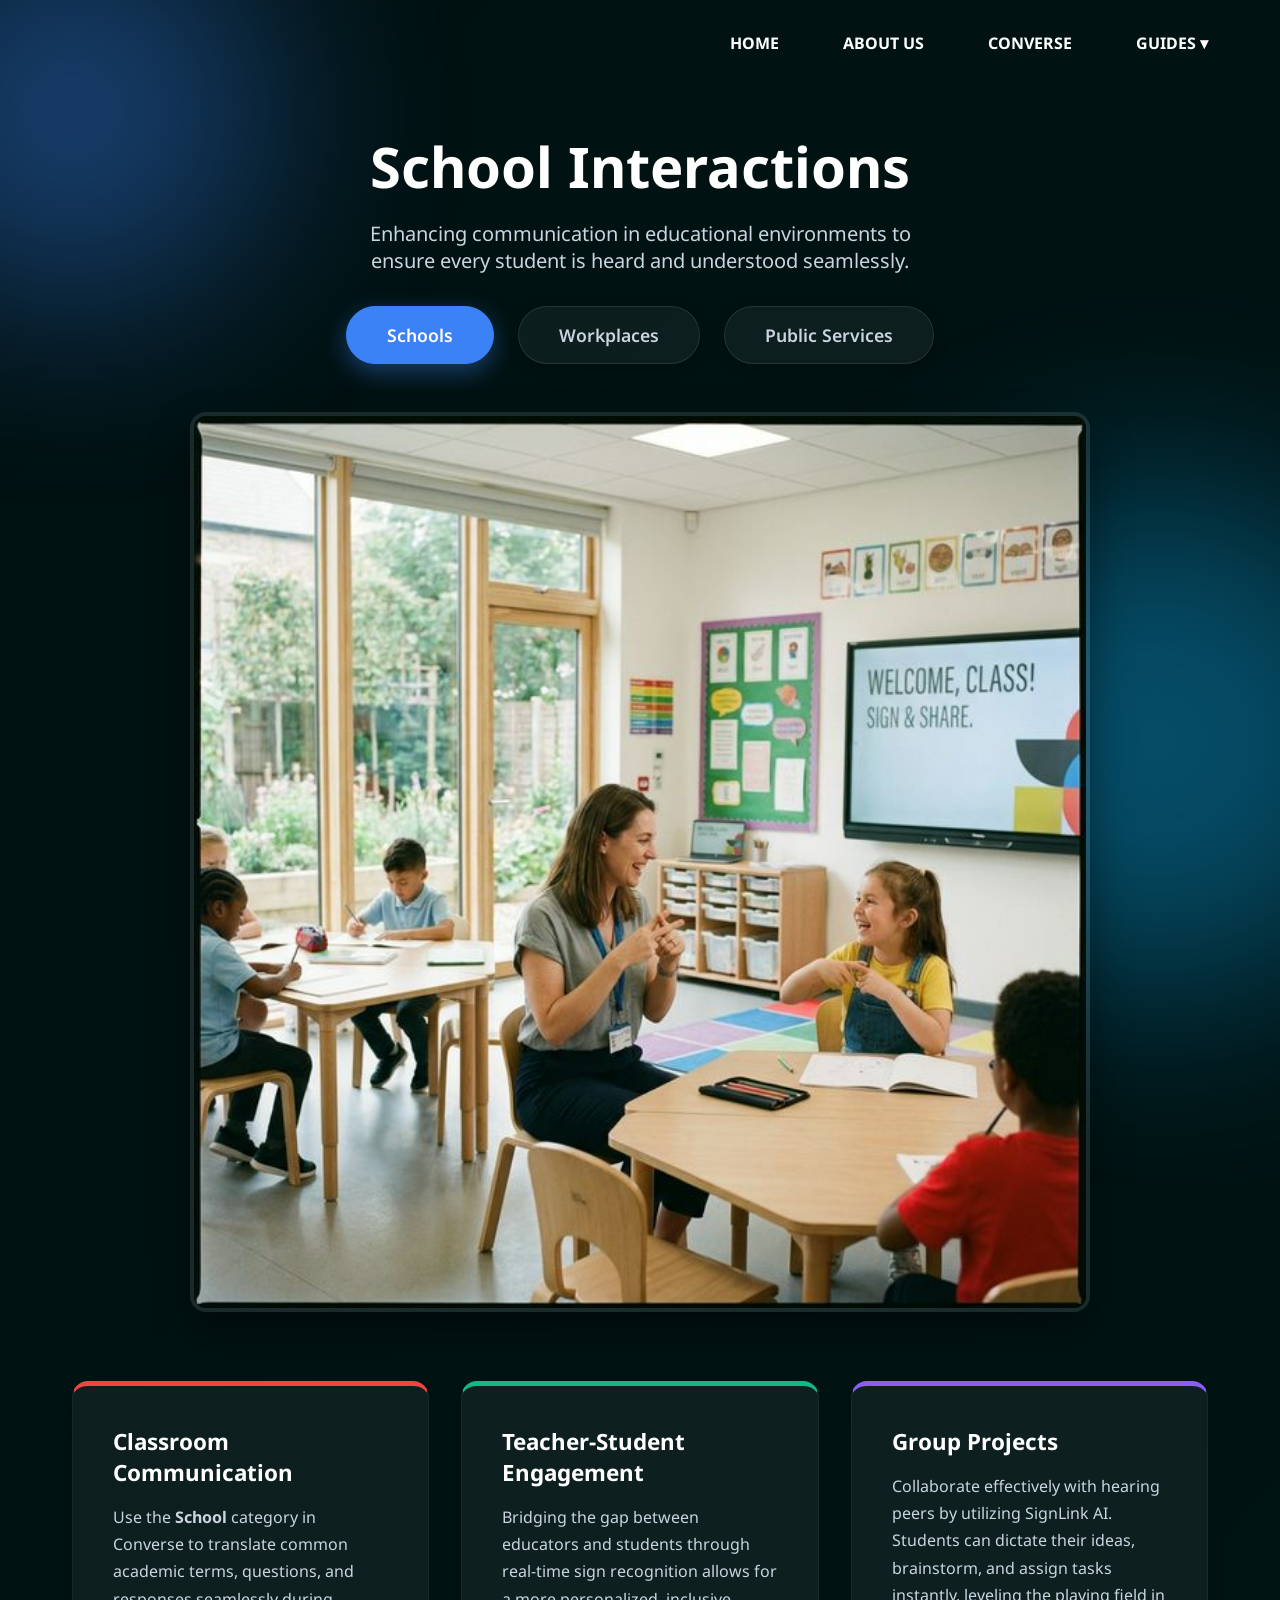
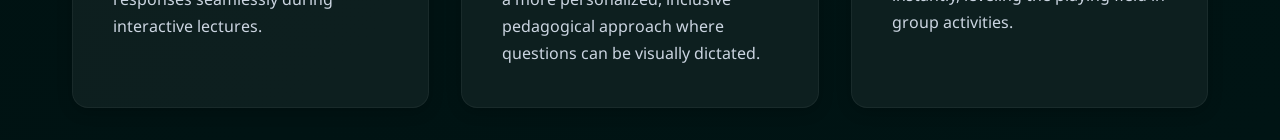
<file: schools.html>
<!doctype html>
<html lang="en">

<head>
    <meta charset="UTF-8" />
    <meta name="viewport" content="width=device-width, initial-scale=1.0" />
    <link rel="stylesheet" href="styles.css" />
    <title>School Guide | SignLink AI</title>
    <style>
        nav {
            background-color: transparent;
        }

        .nav__links .link a {
            color: var(--white) !important;
            font-weight: 700;
        }

        .nav__links .link a:hover {
            background-color: #3b82f6 !important;
            color: #ffffff !important;
        }

        body {
            background: linear-gradient(-45deg, var(--primary-color-dark), var(--primary-color), #001515, var(--primary-color-dark));
            background-size: 400% 400%;
            animation: gradientBG 15s ease infinite;
            color: var(--white);
            overflow-x: hidden;
        }

        /* Animated Shapes */
        .bg-shape {
            position: fixed;
            border-radius: 50%;
            filter: blur(100px);
            z-index: -1;
            opacity: 0.4;
            animation: shapeMove 20s infinite alternate ease-in-out;
        }

        .bg-shape-1 {
            width: 400px;
            height: 400px;
            background: #3b82f6;
            top: -10%;
            left: -10%;
        }

        .bg-shape-2 {
            width: 500px;
            height: 500px;
            background: #0ea5e9;
            bottom: -10%;
            right: -10%;
            animation-delay: -10s;
        }

        @keyframes shapeMove {
            0% {
                transform: translate(0, 0) scale(1);
            }

            100% {
                transform: translate(100px, 100px) scale(1.2);
            }
        }

        .guide-hero {
            text-align: center;
            padding: 8rem 2rem 5rem;
            background: transparent;
            position: relative;
        }

        .guide-hero h1 {
            font-size: 3.5rem;
            margin-bottom: 1rem;
            color: #ffffff;
            animation: fadeDown 0.8s ease-out;
        }

        .guide-hero p {
            font-size: 1.25rem;
            color: #cbd5e1;
            max-width: 600px;
            margin: 0 auto;
            animation: fadeUp 0.8s ease-out 0.2s both;
        }

        .tabs-wrapper {
            display: flex;
            justify-content: center;
            gap: 1.5rem;
            margin-top: -3rem;
            position: relative;
            z-index: 10;
            animation: scaleIn 0.6s cubic-bezier(0.175, 0.885, 0.32, 1.275) 0.4s both;
        }

        .tab-link {
            padding: 1rem 2.5rem;
            background: rgba(255, 255, 255, 0.05);
            backdrop-filter: blur(10px);
            color: #cbd5e1;
            text-decoration: none;
            border-radius: 50px;
            font-size: 1.1rem;
            font-weight: 600;
            box-shadow: 0 4px 15px rgba(0, 0, 0, 0.2);
            transition: all 0.3s ease;
            border: 1px solid rgba(255, 255, 255, 0.1);
        }

        .tab-link:hover {
            transform: translateY(-3px);
            color: #ffffff;
            background: rgba(255, 255, 255, 0.1);
            border-color: #3b82f6;
            box-shadow: 0 8px 25px rgba(59, 130, 246, 0.3);
        }

        .tab-link.active {
            background: #3b82f6;
            color: white;
            border-color: #3b82f6;
            box-shadow: 0 8px 25px rgba(59, 130, 246, 0.4);
        }

        .react-mount {
            animation: reactMount 0.8s cubic-bezier(0.2, 0.8, 0.2, 1) 0.5s both;
        }

        .featured-img-container {
            text-align: center;
            margin: 3rem auto 2rem;
        }

        .featured-img-container img {
            width: 100%;
            max-width: 900px;
            border-radius: 16px;
            box-shadow: 0 20px 40px rgba(0, 0, 0, 0.4);
            border: 4px solid rgba(255, 255, 255, 0.1);
            transition: transform 0.5s;
        }

        .featured-img-container img:hover {
            transform: scale(1.02);
        }

        .guide-content {
            display: flex;
            flex-wrap: wrap;
            gap: 2rem;
            padding: 2rem;
            max-width: 1200px;
            margin: auto;
        }

        .card {
            flex: 1 1 300px;
            background: rgba(255, 255, 255, 0.05);
            backdrop-filter: blur(10px);
            padding: 2.5rem;
            border-radius: 16px;
            box-shadow: 0 4px 15px rgba(0, 0, 0, 0.2);
            transition: all 0.3s;
            border: 1px solid rgba(255, 255, 255, 0.05);
            border-top: 5px solid #3b82f6;
        }

        .card:nth-child(1) {
            border-top-color: #ef4444;
        }

        .card:nth-child(2) {
            border-top-color: #10b981;
        }

        .card:nth-child(3) {
            border-top-color: #8b5cf6;
        }

        .card:hover {
            transform: translateY(-10px);
            background: rgba(255, 255, 255, 0.08);
            box-shadow: 0 15px 30px rgba(0, 0, 0, 0.3);
        }

        .card h3 {
            margin-bottom: 1rem;
            color: #ffffff;
            font-size: 1.4rem;
        }

        .card p {
            line-height: 1.7;
            color: #cbd5e1;
        }

        @keyframes fadeDown {
            from {
                opacity: 0;
                transform: translateY(-30px);
            }

            to {
                opacity: 1;
                transform: translateY(0);
            }
        }

        @keyframes fadeUp {
            from {
                opacity: 0;
                transform: translateY(30px);
            }

            to {
                opacity: 1;
                transform: translateY(0);
            }
        }

        @keyframes scaleIn {
            from {
                opacity: 0;
                transform: scale(0.9);
            }

            to {
                opacity: 1;
                transform: scale(1);
            }
        }

        @keyframes reactMount {
            from {
                opacity: 0;
                transform: scale(0.95) translateY(40px);
            }

            to {
                opacity: 1;
                transform: scale(1) translateY(0);
            }
        }

        @keyframes gradientBG {
            0% {
                background-position: 0% 50%;
            }

            50% {
                background-position: 100% 50%;
            }

            100% {
                background-position: 0% 50%;
            }
        }
    </style>
</head>

<body>
    <!-- Background Animation -->
    <div class="bg-shape bg-shape-1"></div>
    <div class="bg-shape bg-shape-2"></div>

    <nav>
        <ul class="nav__links">
            <li class="link"><a href="index.html">HOME</a></li>
            <li class="link"><a href="about.html">ABOUT US</a></li>
            <li class="link"><a href="converse.html">CONVERSE</a></li>
            <li class="link dropdown">
                <a href="#">GUIDES ▾</a>
                <ul class="dropdown__menu">
                    <li><a style="color:white !important;" href="schools.html">Schools</a></li>
                    <li><a style="color:white !important;" href="workplaces.html">Workplaces</a></li>
                    <li><a style="color:white !important;" href="public.html">Public Services</a></li>
                </ul>
            </li>
        </ul>
    </nav>

    <div class="guide-hero">
        <h1>School Interactions</h1>
        <p>Enhancing communication in educational environments to ensure every student is heard and understood
            seamlessly.</p>
    </div>

    <div class="tabs-wrapper">
        <a href="schools.html" class="tab-link active">Schools</a>
        <a href="workplaces.html" class="tab-link">Workplaces</a>
        <a href="public.html" class="tab-link">Public Services</a>
    </div>

    <div class="react-mount">
        <div class="featured-img-container">
            <img src="school_guide_img.png" alt="Classroom with ISL" />
        </div>
        <div class="guide-content">
            <div class="card">
                <h3>Classroom Communication</h3>
                <p>Use the <strong>School</strong> category in Converse to translate common academic terms, questions,
                    and responses seamlessly during interactive lectures.</p>
            </div>
            <div class="card">
                <h3>Teacher-Student Engagement</h3>
                <p>Bridging the gap between educators and students through real-time sign recognition allows for a more
                    personalized, inclusive pedagogical approach where questions can be visually dictated.</p>
            </div>
            <div class="card">
                <h3>Group Projects</h3>
                <p>Collaborate effectively with hearing peers by utilizing SignLink AI. Students can dictate their
                    ideas, brainstorm, and assign tasks instantly, leveling the playing field in group activities.</p>
            </div>
        </div>
    </div>
</body>

</html>
</file>
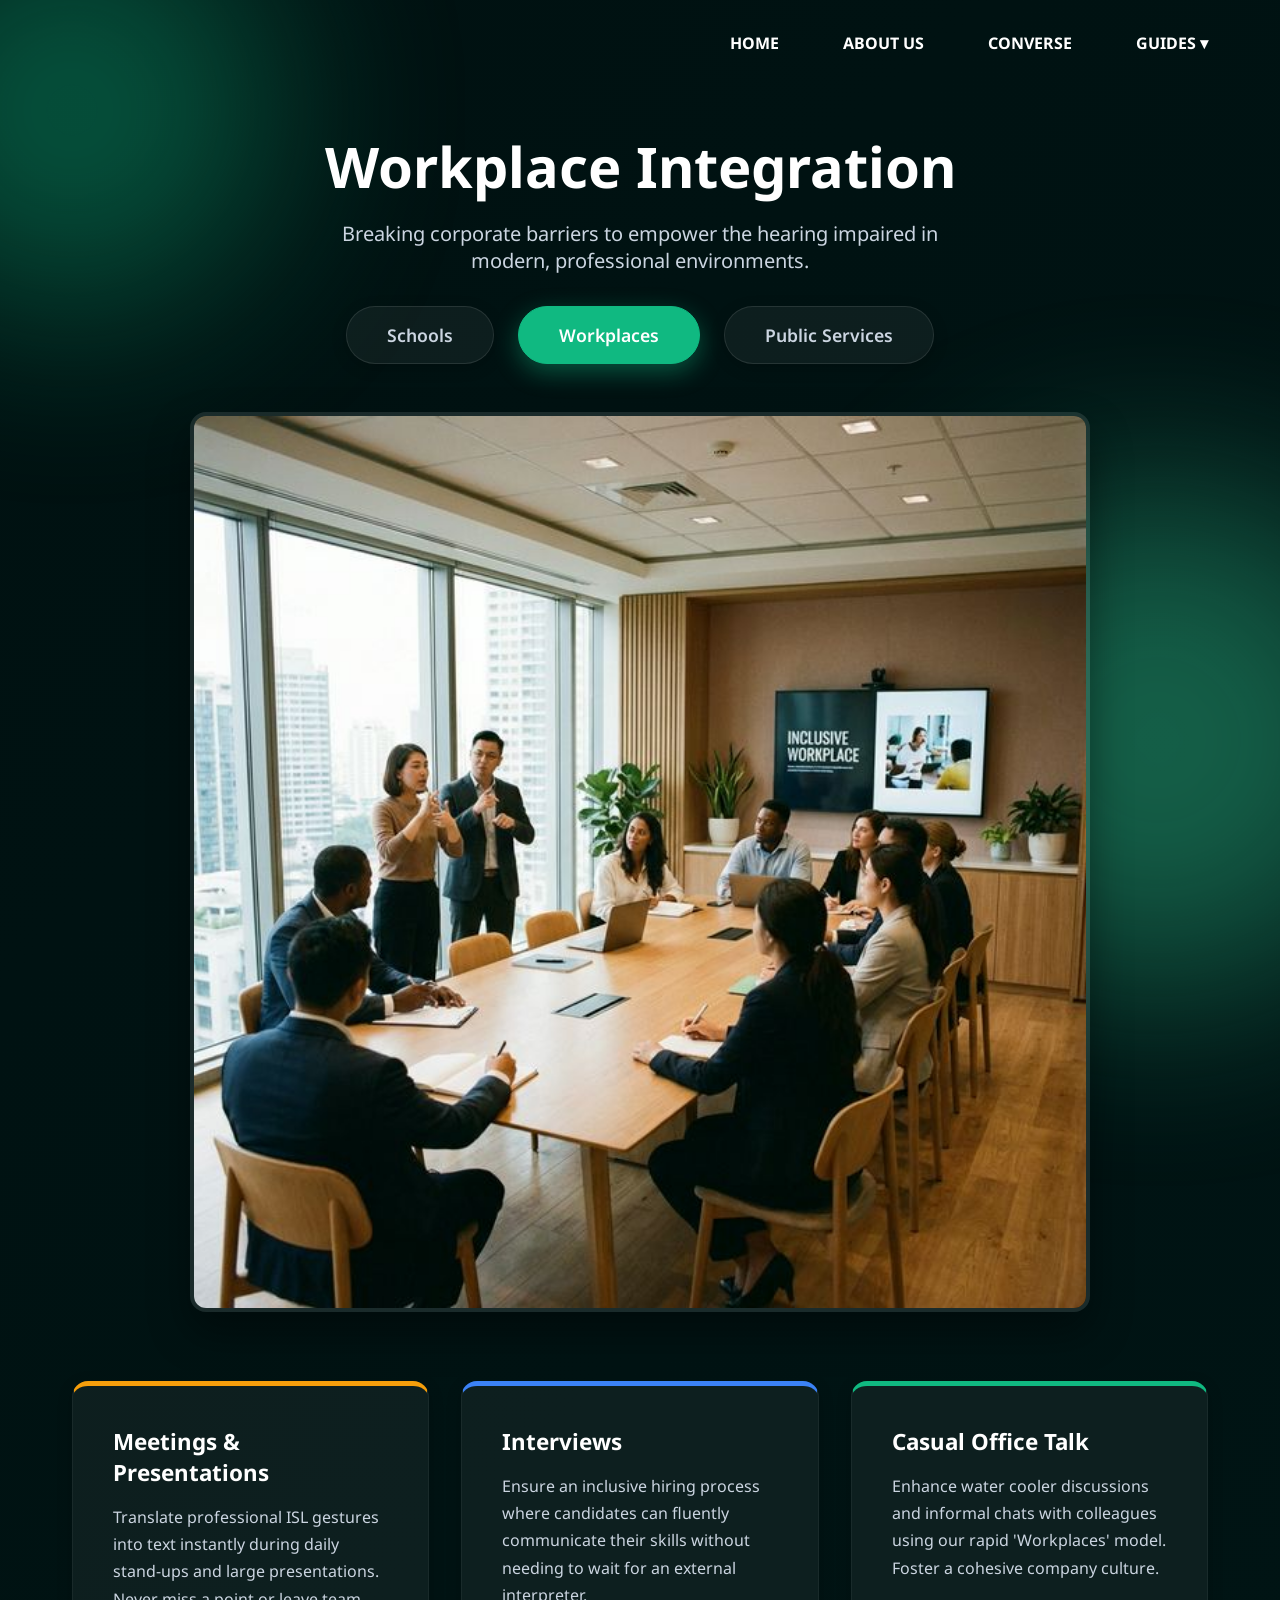
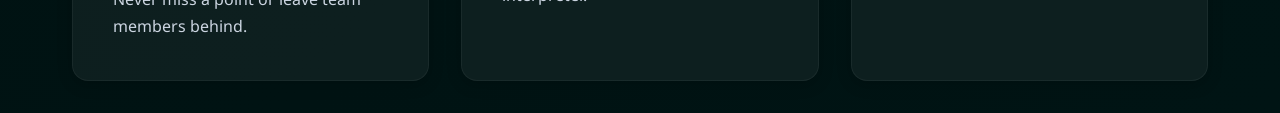
<file: workplaces.html>
<!doctype html>
<html lang="en">

<head>
    <meta charset="UTF-8" />
    <meta name="viewport" content="width=device-width, initial-scale=1.0" />
    <link rel="stylesheet" href="styles.css" />
    <title>Workplaces Guide | SignLink AI</title>
    <style>
        nav {
            background-color: transparent;
        }

        .nav__links .link a {
            color: var(--white) !important;
            font-weight: 700;
        }

        .nav__links .link a:hover {
            background-color: #10b981 !important;
            color: #ffffff !important;
        }

        body {
            background: linear-gradient(-45deg, var(--primary-color-dark), var(--primary-color), #001515, var(--primary-color-dark));
            background-size: 400% 400%;
            animation: gradientBG 15s ease infinite;
            color: var(--white);
            overflow-x: hidden;
        }

        /* Animated Shapes */
        .bg-shape {
            position: fixed;
            border-radius: 50%;
            filter: blur(100px);
            z-index: -1;
            opacity: 0.4;
            animation: shapeMove 20s infinite alternate ease-in-out;
        }

        .bg-shape-1 {
            width: 400px;
            height: 400px;
            background: #10b981;
            top: -10%;
            left: -10%;
        }

        .bg-shape-2 {
            width: 500px;
            height: 500px;
            background: #34d399;
            bottom: -10%;
            right: -10%;
            animation-delay: -10s;
        }

        @keyframes shapeMove {
            0% {
                transform: translate(0, 0) scale(1);
            }

            100% {
                transform: translate(100px, 100px) scale(1.2);
            }
        }

        .guide-hero {
            text-align: center;
            padding: 8rem 2rem 5rem;
            background: transparent;
            position: relative;
        }

        .guide-hero h1 {
            font-size: 3.5rem;
            margin-bottom: 1rem;
            color: #ffffff;
            animation: fadeDown 0.8s ease-out;
        }

        .guide-hero p {
            font-size: 1.25rem;
            color: #cbd5e1;
            max-width: 600px;
            margin: 0 auto;
            animation: fadeUp 0.8s ease-out 0.2s both;
        }

        .tabs-wrapper {
            display: flex;
            justify-content: center;
            gap: 1.5rem;
            margin-top: -3rem;
            position: relative;
            z-index: 10;
            animation: scaleIn 0.6s cubic-bezier(0.175, 0.885, 0.32, 1.275) 0.4s both;
        }

        .tab-link {
            padding: 1rem 2.5rem;
            background: rgba(255, 255, 255, 0.05);
            backdrop-filter: blur(10px);
            color: #cbd5e1;
            text-decoration: none;
            border-radius: 50px;
            font-size: 1.1rem;
            font-weight: 600;
            box-shadow: 0 4px 15px rgba(0, 0, 0, 0.2);
            transition: all 0.3s ease;
            border: 1px solid rgba(255, 255, 255, 0.1);
        }

        .tab-link:hover {
            transform: translateY(-3px);
            color: #ffffff;
            background: rgba(255, 255, 255, 0.1);
            border-color: #10b981;
            box-shadow: 0 8px 25px rgba(16, 185, 129, 0.3);
        }

        .tab-link.active {
            background: #10b981;
            color: white;
            border-color: #10b981;
            box-shadow: 0 8px 25px rgba(16, 185, 129, 0.4);
        }

        .react-mount {
            animation: reactMount 0.8s cubic-bezier(0.2, 0.8, 0.2, 1) 0.5s both;
        }

        .featured-img-container {
            text-align: center;
            margin: 3rem auto 2rem;
        }

        .featured-img-container img {
            width: 100%;
            max-width: 900px;
            border-radius: 16px;
            box-shadow: 0 20px 40px rgba(0, 0, 0, 0.4);
            border: 4px solid rgba(255, 255, 255, 0.1);
            transition: transform 0.5s;
        }

        .featured-img-container img:hover {
            transform: scale(1.02);
        }

        .guide-content {
            display: flex;
            flex-wrap: wrap;
            gap: 2rem;
            padding: 2rem;
            max-width: 1200px;
            margin: auto;
        }

        .card {
            flex: 1 1 300px;
            background: rgba(255, 255, 255, 0.05);
            backdrop-filter: blur(10px);
            padding: 2.5rem;
            border-radius: 16px;
            box-shadow: 0 4px 15px rgba(0, 0, 0, 0.2);
            transition: all 0.3s;
            border: 1px solid rgba(255, 255, 255, 0.05);
            border-top: 5px solid #10b981;
        }

        .card:nth-child(1) {
            border-top-color: #f59e0b;
        }

        .card:nth-child(2) {
            border-top-color: #3b82f6;
        }

        .card:nth-child(3) {
            border-top-color: #10b981;
        }

        .card:hover {
            transform: translateY(-10px);
            background: rgba(255, 255, 255, 0.08);
            box-shadow: 0 15px 30px rgba(0, 0, 0, 0.3);
        }

        .card h3 {
            margin-bottom: 1rem;
            color: #ffffff;
            font-size: 1.4rem;
        }

        .card p {
            line-height: 1.7;
            color: #cbd5e1;
        }

        @keyframes fadeDown {
            from {
                opacity: 0;
                transform: translateY(-30px);
            }

            to {
                opacity: 1;
                transform: translateY(0);
            }
        }

        @keyframes fadeUp {
            from {
                opacity: 0;
                transform: translateY(30px);
            }

            to {
                opacity: 1;
                transform: translateY(0);
            }
        }

        @keyframes scaleIn {
            from {
                opacity: 0;
                transform: scale(0.9);
            }

            to {
                opacity: 1;
                transform: scale(1);
            }
        }

        @keyframes reactMount {
            from {
                opacity: 0;
                transform: scale(0.95) translateY(40px);
            }

            to {
                opacity: 1;
                transform: scale(1) translateY(0);
            }
        }

        @keyframes gradientBG {
            0% {
                background-position: 0% 50%;
            }

            50% {
                background-position: 100% 50%;
            }

            100% {
                background-position: 0% 50%;
            }
        }
    </style>
</head>

<body>
    <!-- Background Animation -->
    <div class="bg-shape bg-shape-1"></div>
    <div class="bg-shape bg-shape-2"></div>

    <nav>
        <ul class="nav__links">
            <li class="link"><a href="index.html">HOME</a></li>
            <li class="link"><a href="about.html">ABOUT US</a></li>
            <li class="link"><a href="converse.html">CONVERSE</a></li>
            <li class="link dropdown">
                <a href="#">GUIDES ▾</a>
                <ul class="dropdown__menu">
                    <li><a style="color:white !important;" href="schools.html">Schools</a></li>
                    <li><a style="color:white !important;" href="workplaces.html">Workplaces</a></li>
                    <li><a style="color:white !important;" href="public.html">Public Services</a></li>
                </ul>
            </li>
        </ul>
    </nav>

    <div class="guide-hero">
        <h1>Workplace Integration</h1>
        <p>Breaking corporate barriers to empower the hearing impaired in modern, professional environments.</p>
    </div>

    <div class="tabs-wrapper">
        <a href="schools.html" class="tab-link">Schools</a>
        <a href="workplaces.html" class="tab-link active">Workplaces</a>
        <a href="public.html" class="tab-link">Public Services</a>
    </div>

    <div class="react-mount">
        <div class="featured-img-container">
            <img src="workplace_guide_img.png" alt="Corporate Meeting with ISL" />
        </div>
        <div class="guide-content">
            <div class="card">
                <h3>Meetings & Presentations</h3>
                <p>Translate professional ISL gestures into text instantly during daily stand-ups and large
                    presentations. Never miss a point or leave team members behind.</p>
            </div>
            <div class="card">
                <h3>Interviews</h3>
                <p>Ensure an inclusive hiring process where candidates can fluently communicate their skills without
                    needing to wait for an external interpreter.</p>
            </div>
            <div class="card">
                <h3>Casual Office Talk</h3>
                <p>Enhance water cooler discussions and informal chats with colleagues using our rapid 'Workplaces'
                    model. Foster a cohesive company culture.</p>
            </div>
        </div>
    </div>
</body>

</html>
</file>
<file: styles.css>
@import url("https://fonts.googleapis.com/css2?family=Noto+Sans:ital,wght@0,100..900;1,100..900&display=swap");

:root {
  --primary-color: #00292b;
  --primary-color-dark: #001111;
  --secondary-color: #c58255;
  --white: #ffffff;
  --brick-red: #8b3a3a;
  --rust-red: #9b4a3c;
}

* {
  padding: 0;
  margin: 0;
  box-sizing: border-box;
}

body {
  font-family: "Noto Sans", sans-serif;
  background-image: linear-gradient(
    to right,
    var(--primary-color-dark),
    var(--primary-color)
  );
}

nav {
  position: absolute;
  width: 100%;
  max-width: 1200px;
  min-height: 85px;
  left: 50%;
  transform: translateX(-50%);
  padding: 2rem 1rem;
  display: flex;
  align-items: center;
  justify-content: flex-end;
  z-index: 1;
}

.dropdown {
  position: relative;
}

.dropdown__menu {
  position: absolute;
  top: 100%;
  left: 0;

  background-color: #111;
  list-style: none;
  padding: 0.5rem 0;
  margin: 0;

  min-width: 200px;
  border-radius: 8px;

  opacity: 0;
  visibility: hidden;
  transform: translateY(10px);
  transition: 0.25s ease;
}

.dropdown:hover .dropdown__menu {
  opacity: 1;
  visibility: visible;
  transform: translateY(0);
}

.dropdown__menu li a {
  display: block;
  padding: 0.7rem 1.2rem;
  color: white;
  text-decoration: none;
  transition: background 0.2s;
}

.dropdown__menu li a:hover {
  background-color: var(--secondary-color);
}

.nav__links {
  list-style: none;
  display: flex;
  align-items: center;
  justify-content: center;
  gap: 2rem;
  flex-wrap: wrap;
}

.link a {
  padding: 1rem;
  padding-top: 2rem;
  color: var(--white);
  text-decoration: none;
  transition: 0.3s;
  border-bottom-right-radius: 5px;
  border-bottom-left-radius: 5px;
}

.link a:hover {
  background-color: var(--secondary-color);
}

.container {
  min-height: 100vh;
  display: flex;
}

.container__left {
  flex: 1;
  background-image: url(green-gradient.jpg);
  background-position: center center;
  background-size: cover;
  background-repeat: no-repeat;
}

.left__content {
  margin: 5rem 3rem 0 auto;
  padding: 1rem;
  max-width: 400px;
  text-align: right;
}

.left__content h4 {
  margin-bottom: 1rem;
  font-size: 2rem;
  font-weight: 600;
  color: var(--secondary-color);
}

.left__content p {
  color: var(--primary-color);
}

.container__right {
  flex: 1.5;
  position: relative;
}

/* .container__right img {
  position: absolute;
  bottom: 0;
  left: 0;
  transform: translateX(-50%);
  width: 100%;
  max-width: 450px;
} */

.container__right img {
  position: absolute;
  bottom: 0;
  left: 0;
  transform: translateX(-45%);
  width: 100%;
  max-width: 450px;
}

.right__content {
  text-align: right;
  max-width: 600px;
  margin-left: 8rem;
  margin-top: 8rem;
  padding: 2rem;
}

.right__content h1 {
  font-size: 3rem;
  font-weight: 600;
  line-height: 3.5rem;
  color: var(--secondary-color);
}

.right__content h4 {
  margin-bottom: 2rem;
  font-size: 1.5rem;
  font-weight: 500;
  color: var(--white);
}

.right__content p {
  margin-bottom: 3rem;
  color: var(--white);
}

.btn {
  margin-bottom: 3rem;
  min-width: 120px;
  padding: 0.75rem 1rem;
  font-size: 1rem;
  outline: none;
  border: 1px solid var(--secondary-color);
  cursor: pointer;
}

.primary__btn {
  margin-right: 1rem;
  color: var(--primary-color);
  background-color: var(--secondary-color);
}

.secondary__btn {
  color: var(--secondary-color);
  background-color: transparent;
}

@media (width<780px) {
  nav {
    justify-content: center;
  }

  .nav__links {
    gap: 1rem;
  }

  .container {
    flex-direction: column;
  }

  .container__left {
    min-height: 700px;
  }

  .left__content {
    max-width: none;
    margin: 6rem 0;
    text-align: center;
  }

  .container__right {
    min-height: 700px;
  }

  /* .container__right img {
    left: 50%;
    top: 0;
    transform: translate(-50%, -100%);
  } */

  .container__right img {
    left: 50%;
    top: 0;
    transform: translate(-50%, -75%);
  }

  .right__content {
    text-align: center;
    margin: 8rem auto;
  }
}
</file>
<file: converse_styles.css>
/* Converse page specific styles */
:root {
  --glow-blue: #0ea5e9;
  --glow-emerald: #10b981;
}

/* Animated Background Shapes */
.bg-shape {
  position: fixed;
  border-radius: 50%;
  filter: blur(120px);
  z-index: -1;
  opacity: 0.2;
  animation: shapeMove 25s infinite alternate ease-in-out;
}

.bg-shape-1 {
  width: 600px;
  height: 600px;
  background: var(--glow-emerald);
  top: -20%;
  left: -10%;
}

.bg-shape-2 {
  width: 500px;
  height: 500px;
  background: var(--glow-blue);
  bottom: -10%;
  right: -10%;
  animation-delay: -12s;
}

.bg-shape-3 {
  width: 400px;
  height: 400px;
  background: var(--brand-copper, #c58255);
  top: 40%;
  left: 40%;
  opacity: 0.15;
  animation-delay: -5s;
}

@keyframes shapeMove {
  0% {
    transform: translate(0, 0) scale(1);
  }

  100% {
    transform: translate(150px, 150px) scale(1.2);
  }
}

@keyframes gradientBG {
  0% {
    background-position: 0% 50%;
  }

  50% {
    background-position: 100% 50%;
  }

  100% {
    background-position: 0% 50%;
  }
}

/* Ensure nav behaves same as index */
body {
  overflow-x: hidden;
  background: linear-gradient(-45deg, var(--brand-darker, #000c0d), var(--brand-dark, #001a1c), #000505, var(--brand-darker, #000c0d));
  background-size: 400% 400%;
  animation: gradientBG 15s ease infinite;
}

.converse__container {
  max-width: 1200px;
  margin: 0 auto;
  padding: 8rem 2rem 3rem;
  /* top, sides, bottom */
  display: flex;
  gap: 4rem;
}

.camera__section {
  flex: 1;
}

.camera__section h2 {
  color: var(--white);
}

.output__section {
  flex: 1;
}

.output__section h2 {
  color: var(--white);
}

.camera__card {
  position: relative;
  margin-top: 1.5rem;
  padding: 1.5rem;
  border-radius: 16px;
  background: rgba(255, 255, 255, 0.03);
  backdrop-filter: blur(10px);
  border: 1px solid rgba(255, 255, 255, 0.08);
  box-shadow: 0 20px 40px rgba(0, 0, 0, 0.3);
}

.status-indicator {
  position: absolute;
  top: 2rem;
  left: 2rem;
  z-index: 10;
  display: flex;
  align-items: center;
  gap: 0.5rem;
  background: rgba(0, 0, 0, 0.6);
  padding: 0.4rem 0.8rem;
  border-radius: 50px;
  backdrop-filter: blur(4px);
  border: 1px solid rgba(255, 255, 255, 0.1);
}

.status-dot {
  width: 10px;
  height: 10px;
  border-radius: 50%;
  background: #ef4444;
}

.status-indicator span {
  font-size: 0.75rem;
  color: #fff;
  font-weight: 700;
  letter-spacing: 1px;
}

.camera__card video {
  width: 100%;
  border-radius: 8px;
  object-fit: cover;
}

.output__card {
  margin-top: 1.5rem;
  padding: 1.5rem;
  border-radius: 12px;
}

.output__text {
  margin-top: 1rem;
  font-size: 1.2rem;
  line-height: 1.8rem;
  color: var(--white);
  min-height: 140px;
}

/* Camera video styling */
#camera {
  display: block;
  margin-top: 2rem;
  width: 100%;
  /* max-width: 360px; */
  border-radius: 10px;
  border: 2px solid var(--secondary-color);
  background-color: #000;
  transform: scaleX(-1);
  /* Make it act like a mirror for the user */
}

/* Camera controls spacing */
.camera__controls {
  display: flex;
  gap: 1rem;
  margin-top: 1.5rem;
}

/* Premium Button Styling */
.btn-premium {
  padding: 1rem 2rem;
  font-size: 1.05rem;
  font-weight: 600;
  border-radius: 8px;
  cursor: pointer;
  transition: all 0.3s cubic-bezier(0.165, 0.84, 0.44, 1);
  border: none;
  font-family: inherit;
  display: flex;
  align-items: center;
  justify-content: center;
}

.btn-start {
  background: var(--brand-copper, #c58255);
  color: #000;
  box-shadow: 0 4px 15px rgba(197, 130, 85, 0.2);
}

.btn-start:hover {
  transform: translateY(-2px);
  background: #d8966b;
  box-shadow: 0 8px 25px rgba(197, 130, 85, 0.4);
}

.btn-stop {
  background: transparent;
  color: #ef4444;
  border: 1px solid rgba(239, 68, 68, 0.4);
}

.btn-stop:hover {
  background: rgba(239, 68, 68, 0.1);
  transform: translateY(-2px);
}

.btn-clear {
  background: transparent;
  color: #94a3b8;
  border: 1px solid rgba(255, 255, 255, 0.2);
  margin-top: 1.5rem;
}

.btn-clear:hover {
  background: rgba(255, 255, 255, 0.05);
  color: #fff;
}

/* Output text container */
#translatedText {
  min-height: 160px;
  padding: 2rem;
  margin-top: 1.5rem;
  border: 1px solid rgba(255, 255, 255, 0.1);
  border-radius: 16px;
  color: var(--white);
  background-color: rgba(0, 0, 0, 0.4);
  box-shadow: inset 0 10px 30px rgba(0, 0, 0, 0.5);
  display: flex;
  align-items: flex-start;
  transition: all 0.3s ease;
}

#translatedText .placeholder-text {
  color: #64748b;
  font-style: italic;
  font-size: 1.1rem;
}

.output__text {
  font-size: 1.8rem;
  font-weight: 600;
  line-height: 1.4;
  color: var(--brand-copper, #c58255);
}

/* Output section heading spacing */
.right__content h1 {
  margin-bottom: 0.5rem;
  color: var(--white);
}

.right__content h4 {
  margin-bottom: 1.5rem;
  color: var(--white);
}

/* Clear button alignment */
.right__content .btn {
  margin-top: 2rem;
}

/* Subtle focus state for accessibility */
button:focus {
  outline: 2px solid var(--secondary-color);
  outline-offset: 2px;
}

.stop__btn {
  color: var(--white);
  background-color: var(--brick-red);
}

/* Responsive adjustments */
/* Responsive adjustments */
@media (width < 780px) {

  /* Stack camera and output vertically */
  .converse__container {
    flex-direction: column;
    padding: 7rem 1.5rem 3rem;
  }

  .camera__section,
  .output__section {
    width: 100%;
  }

  #camera {
    margin-left: auto;
    margin-right: auto;
  }

  .left__content {
    text-align: center;
  }

  .right__content {
    text-align: center;
  }

  #translatedText {
    margin-left: auto;
    margin-right: auto;
  }
}

/* Lower Info Section */
.info-section {
  max-width: 1200px;
  margin: 0 auto 6rem;
  padding: 0 2rem;
  color: var(--white);
  animation: slideUp 1s cubic-bezier(0.2, 0.8, 0.2, 1) both;
}

.info-grid {
  display: grid;
  grid-template-columns: repeat(auto-fit, minmax(300px, 1fr));
  gap: 2rem;
  margin-top: 3rem;
}

.info-card {
  background: rgba(255, 255, 255, 0.03);
  backdrop-filter: blur(10px);
  border: 1px solid rgba(255, 255, 255, 0.05);
  border-radius: 16px;
  padding: 2.5rem;
  transition: all 0.3s ease;
  position: relative;
  overflow: hidden;
}

.info-card::before {
  content: '';
  position: absolute;
  top: 0;
  left: 0;
  width: 100%;
  height: 4px;
  background: var(--brand-copper, #c58255);
  transform: scaleX(0);
  transform-origin: left;
  transition: transform 0.4s ease;
}

.info-card:hover {
  transform: translateY(-5px);
  background: rgba(255, 255, 255, 0.06);
  box-shadow: 0 15px 30px rgba(0, 0, 0, 0.4);
}

.info-card:hover::before {
  transform: scaleX(1);
}

.info-icon {
  font-size: 2.5rem;
  margin-bottom: 1.5rem;
}

.info-card h3 {
  font-size: 1.4rem;
  margin-bottom: 1rem;
  color: var(--white);
}

.info-card p {
  color: #94a3b8;
  line-height: 1.6;
}

@keyframes slideUp {
  0% {
    opacity: 0;
    transform: translateY(40px);
  }

  100% {
    opacity: 1;
    transform: translateY(0);
  }
}
</file>
